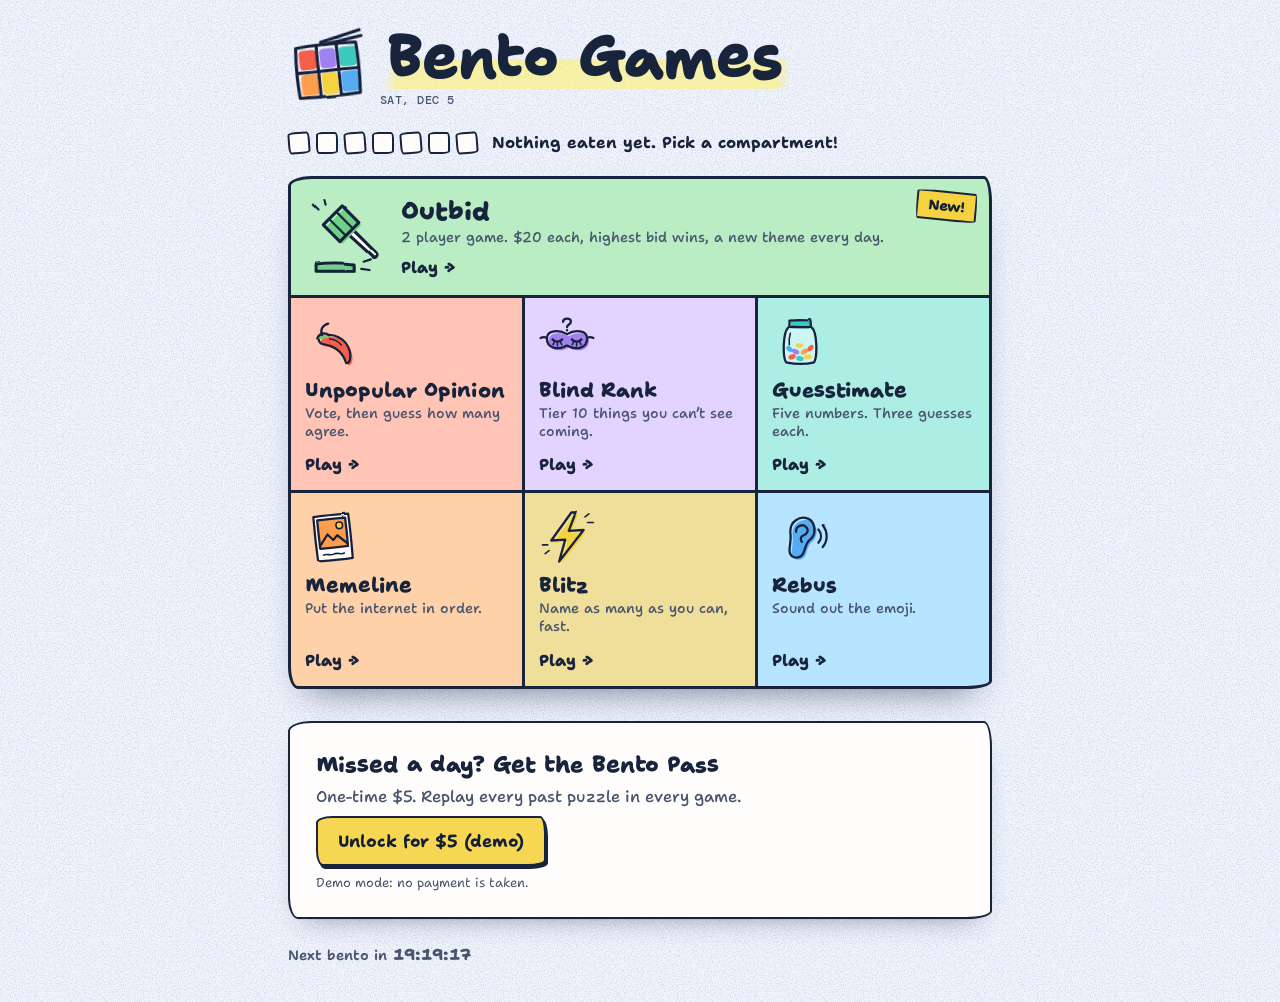
<file: index.html>
<!doctype html>
<html lang="en">
  <head>
    <meta charset="utf-8" />
    <meta name="viewport" content="width=device-width, initial-scale=1, viewport-fit=cover" />
    <title>Bento Games</title>
    <meta name="description" content="Six little daily games, packed fresh every day. Same box for everyone." />
    <meta property="og:title" content="Bento Games" />
    <meta property="og:description" content="Six little daily games, packed fresh every day." />
    <link rel="icon" href="data:image/svg+xml,<svg xmlns='http://www.w3.org/2000/svg' viewBox='0 0 100 100'><text y='.9em' font-size='90'>🍱</text></svg>" />
    <link rel="preconnect" href="https://fonts.googleapis.com" />
    <link rel="preconnect" href="https://fonts.gstatic.com" crossorigin />
    <link rel="stylesheet" href="https://fonts.googleapis.com/css2?family=Shantell+Sans:ital,wght,BNCE,INFM@0,300..800,-100..100,0..100&family=DM+Mono:wght@400;500&display=swap" />
    <link rel="stylesheet" href="engine/engine.css" />
    <script type="module" src="engine/home.js"></script>
  </head>
  <body class="home-page">
    <noscript>Bento Games needs JavaScript turned on.</noscript>
  </body>
</html>
</file>
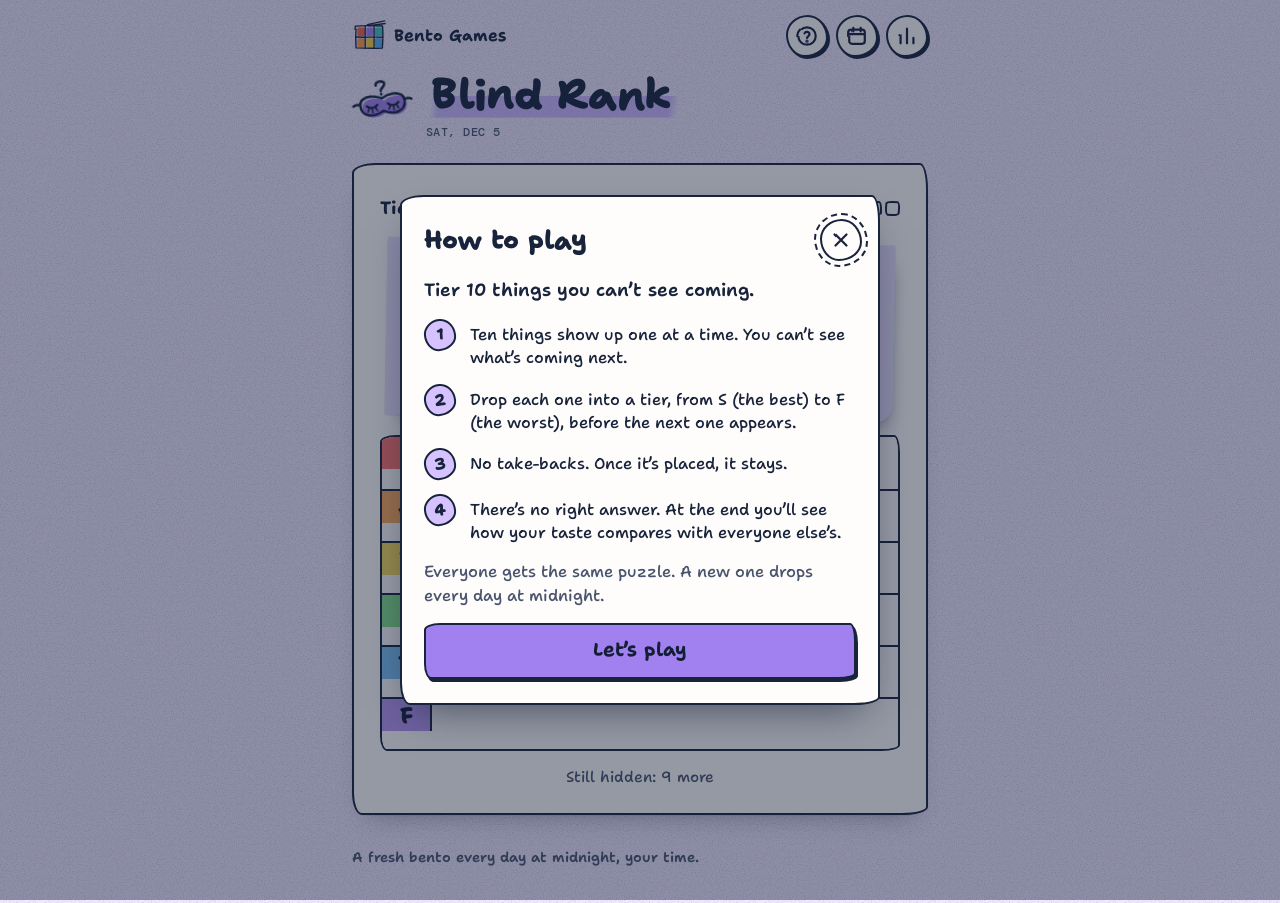
<file: games/blind-rank/index.html>
<!doctype html>
<html lang="en">
  <head>
    <meta charset="utf-8" />
    <meta name="viewport" content="width=device-width, initial-scale=1, viewport-fit=cover" />
    <title>Blind Rank · Bento Games</title>
    <meta name="description" content="Tier ten things as they’re revealed one by one. No take-backs." />
    <meta property="og:title" content="Blind Rank · Bento Games" />
    <meta property="og:description" content="Tier ten things as they’re revealed one by one. No take-backs." />
    <link rel="icon" href="data:image/svg+xml,<svg xmlns='http://www.w3.org/2000/svg' viewBox='0 0 100 100'><text y='.9em' font-size='90'>🍱</text></svg>" />
    <link rel="preconnect" href="https://fonts.googleapis.com" />
    <link rel="preconnect" href="https://fonts.gstatic.com" crossorigin />
    <link rel="stylesheet" href="https://fonts.googleapis.com/css2?family=Shantell+Sans:ital,wght,BNCE,INFM@0,300..800,-100..100,0..100&family=DM+Mono:wght@400;500&display=swap" />
    <link rel="stylesheet" href="../../engine/engine.css" />
    <link rel="stylesheet" href="./game.css" />
    <script type="importmap">{ "imports": { "engine/": "../../engine/" } }</script>
    <script type="module">
      import { boot } from 'engine/shell.js';
      import game from './game.js';
      boot(game);
    </script>
  </head>
  <body>
    <noscript>This game needs JavaScript turned on.</noscript>
  </body>
</html>
</file>
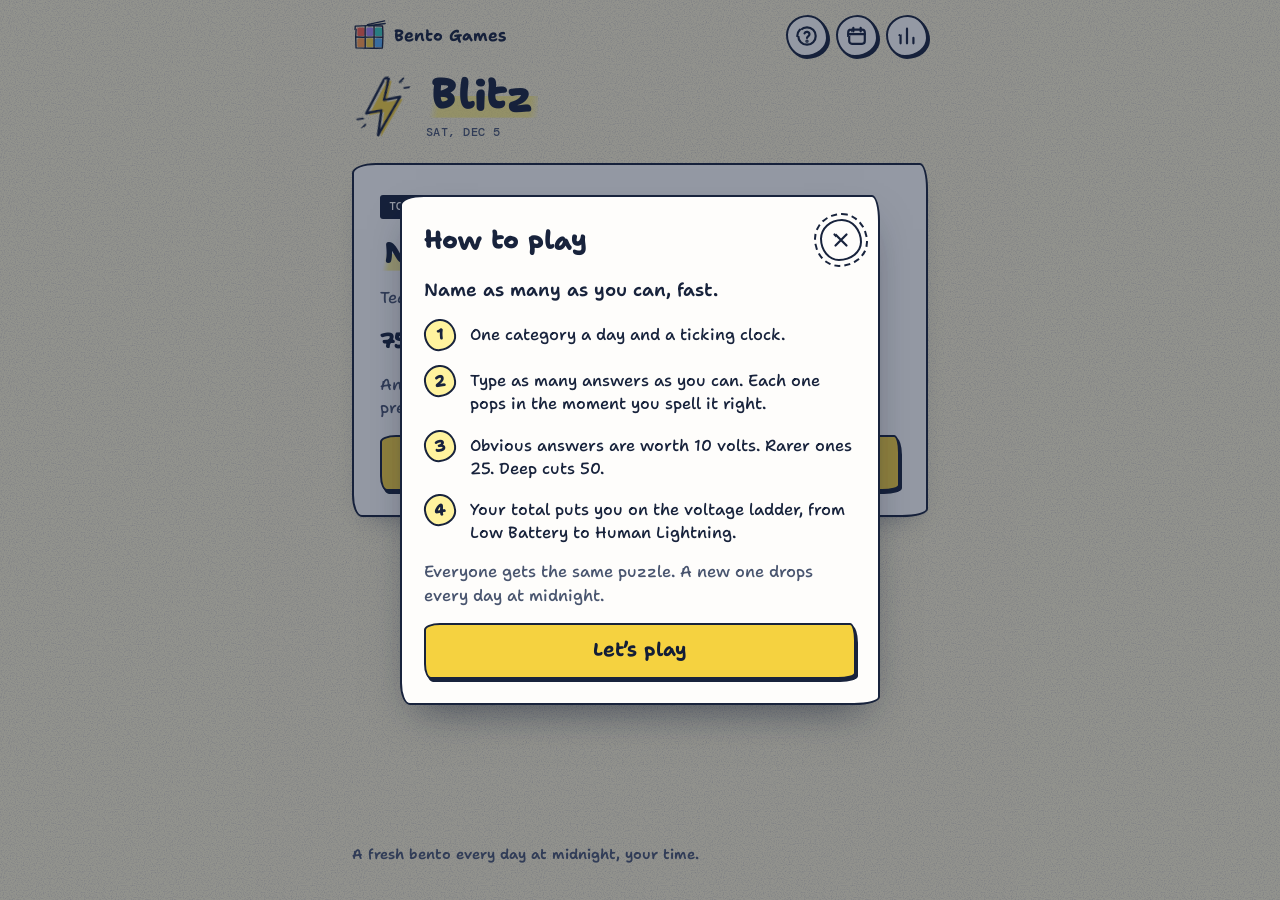
<file: games/blitz/index.html>
<!doctype html>
<html lang="en">
  <head>
    <meta charset="utf-8" />
    <meta name="viewport" content="width=device-width, initial-scale=1, viewport-fit=cover" />
    <title>Blitz · Bento Games</title>
    <meta name="description" content="One category, one clock. Rare answers score more." />
    <meta property="og:title" content="Blitz · Bento Games" />
    <meta property="og:description" content="One category, one clock. Rare answers score more." />
    <link rel="icon" href="data:image/svg+xml,<svg xmlns='http://www.w3.org/2000/svg' viewBox='0 0 100 100'><text y='.9em' font-size='90'>🍱</text></svg>" />
    <link rel="preconnect" href="https://fonts.googleapis.com" />
    <link rel="preconnect" href="https://fonts.gstatic.com" crossorigin />
    <link rel="stylesheet" href="https://fonts.googleapis.com/css2?family=Shantell+Sans:ital,wght,BNCE,INFM@0,300..800,-100..100,0..100&family=DM+Mono:wght@400;500&display=swap" />
    <link rel="stylesheet" href="../../engine/engine.css" />
    <link rel="stylesheet" href="./game.css" />
    <script type="importmap">{ "imports": { "engine/": "../../engine/" } }</script>
    <script type="module">
      import { boot } from 'engine/shell.js';
      import game from './game.js';
      boot(game);
    </script>
  </head>
  <body>
    <noscript>This game needs JavaScript turned on.</noscript>
  </body>
</html>
</file>
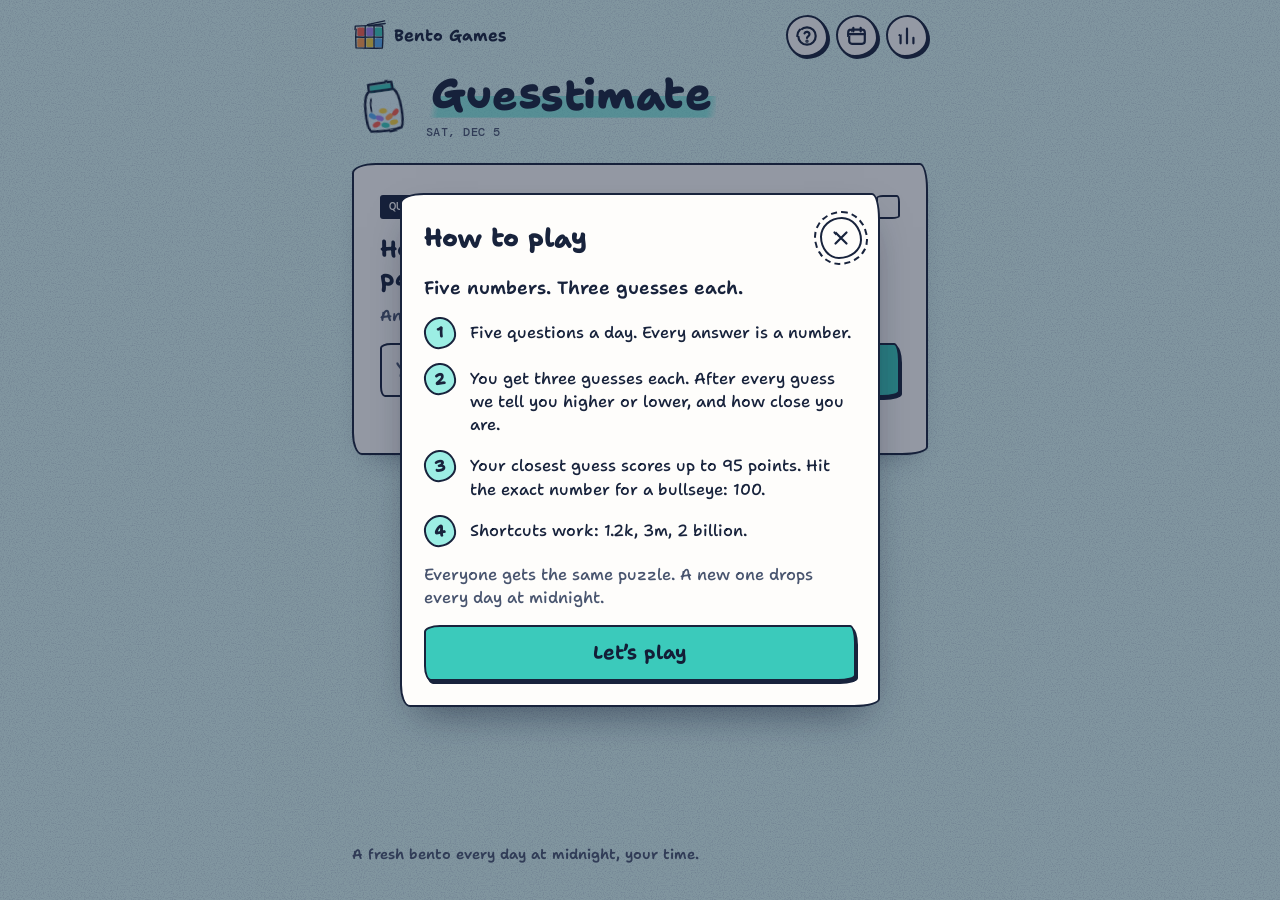
<file: games/guesstimate/index.html>
<!doctype html>
<html lang="en">
  <head>
    <meta charset="utf-8" />
    <meta name="viewport" content="width=device-width, initial-scale=1, viewport-fit=cover" />
    <title>Guesstimate · Bento Games</title>
    <meta name="description" content="Five number questions a day. Three guesses each, with higher/lower hints." />
    <meta property="og:title" content="Guesstimate · Bento Games" />
    <meta property="og:description" content="Five number questions a day. Three guesses each, with higher/lower hints." />
    <link rel="icon" href="data:image/svg+xml,<svg xmlns='http://www.w3.org/2000/svg' viewBox='0 0 100 100'><text y='.9em' font-size='90'>🍱</text></svg>" />
    <link rel="preconnect" href="https://fonts.googleapis.com" />
    <link rel="preconnect" href="https://fonts.gstatic.com" crossorigin />
    <link rel="stylesheet" href="https://fonts.googleapis.com/css2?family=Shantell+Sans:ital,wght,BNCE,INFM@0,300..800,-100..100,0..100&family=DM+Mono:wght@400;500&display=swap" />
    <link rel="stylesheet" href="../../engine/engine.css" />
    <link rel="stylesheet" href="./game.css" />
    <script type="importmap">{ "imports": { "engine/": "../../engine/" } }</script>
    <script type="module">
      import { boot } from 'engine/shell.js';
      import game from './game.js';
      boot(game);
    </script>
  </head>
  <body>
    <noscript>This game needs JavaScript turned on.</noscript>
  </body>
</html>
</file>
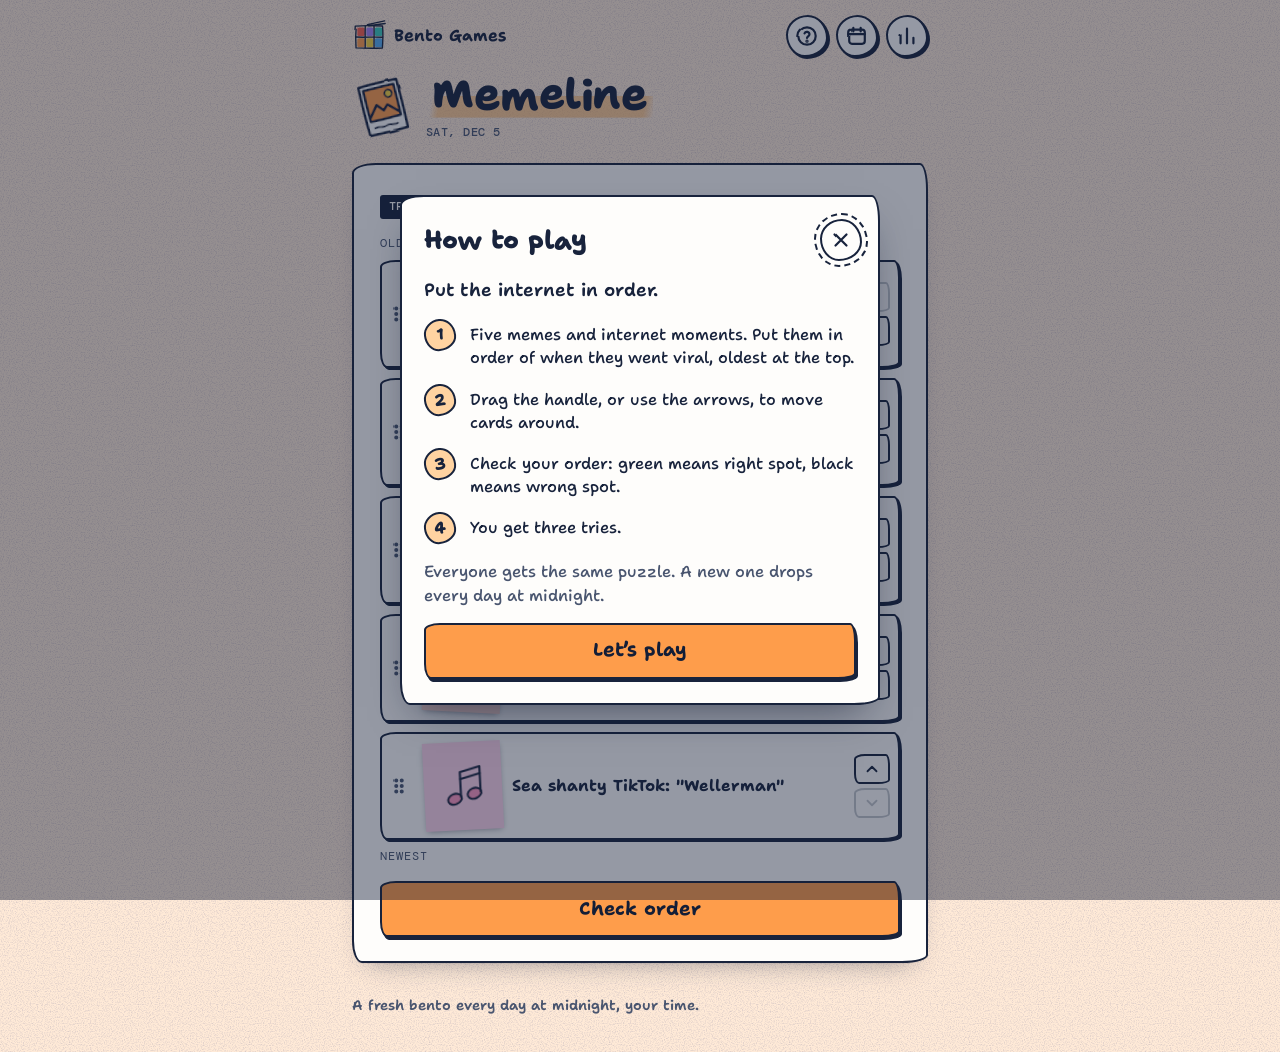
<file: games/memeline/index.html>
<!doctype html>
<html lang="en">
  <head>
    <meta charset="utf-8" />
    <meta name="viewport" content="width=device-width, initial-scale=1, viewport-fit=cover" />
    <title>Memeline · Bento Games</title>
    <meta name="description" content="Put five moments from internet history in order." />
    <meta property="og:title" content="Memeline · Bento Games" />
    <meta property="og:description" content="Put five moments from internet history in order." />
    <link rel="icon" href="data:image/svg+xml,<svg xmlns='http://www.w3.org/2000/svg' viewBox='0 0 100 100'><text y='.9em' font-size='90'>🍱</text></svg>" />
    <link rel="preconnect" href="https://fonts.googleapis.com" />
    <link rel="preconnect" href="https://fonts.gstatic.com" crossorigin />
    <link rel="stylesheet" href="https://fonts.googleapis.com/css2?family=Shantell+Sans:ital,wght,BNCE,INFM@0,300..800,-100..100,0..100&family=DM+Mono:wght@400;500&display=swap" />
    <link rel="stylesheet" href="../../engine/engine.css" />
    <link rel="stylesheet" href="./game.css" />
    <script type="importmap">{ "imports": { "engine/": "../../engine/" } }</script>
    <script type="module">
      import { boot } from 'engine/shell.js';
      import game from './game.js';
      boot(game);
    </script>
  </head>
  <body>
    <noscript>This game needs JavaScript turned on.</noscript>
  </body>
</html>
</file>
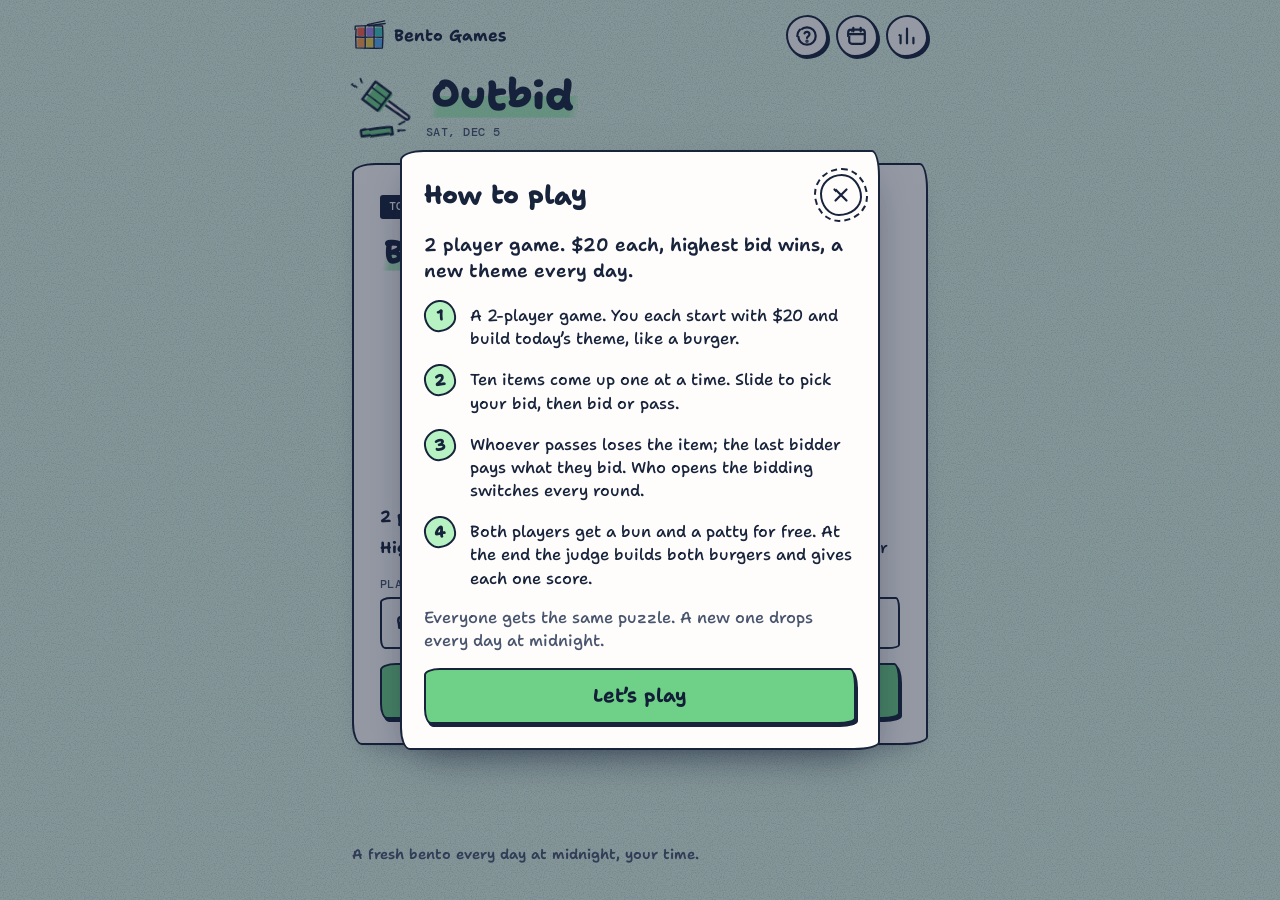
<file: games/outbid/index.html>
<!doctype html>
<html lang="en">
  <head>
    <meta charset="utf-8" />
    <meta name="viewport" content="width=device-width, initial-scale=1, viewport-fit=cover" />
    <title>Outbid · Bento Games</title>
    <meta name="description" content="A 2-player auction game: $20 each, a new theme every day. Bid on every item, then the judge picks the winner." />
    <meta property="og:title" content="Outbid · Bento Games" />
    <meta property="og:description" content="A 2-player auction game: $20 each, a new theme every day. Bid on every item, then the judge picks the winner." />
    <link rel="icon" href="data:image/svg+xml,<svg xmlns='http://www.w3.org/2000/svg' viewBox='0 0 100 100'><text y='.9em' font-size='90'>🍱</text></svg>" />
    <link rel="preconnect" href="https://fonts.googleapis.com" />
    <link rel="preconnect" href="https://fonts.gstatic.com" crossorigin />
    <link rel="stylesheet" href="https://fonts.googleapis.com/css2?family=Shantell+Sans:ital,wght,BNCE,INFM@0,300..800,-100..100,0..100&family=DM+Mono:wght@400;500&display=swap" />
    <link rel="stylesheet" href="../../engine/engine.css" />
    <link rel="stylesheet" href="./game.css" />
    <script type="importmap">{ "imports": { "engine/": "../../engine/" } }</script>
    <script type="module">
      import { boot } from 'engine/shell.js';
      import game from './game.js';
      boot(game);
    </script>
  </head>
  <body>
    <noscript>This game needs JavaScript turned on.</noscript>
  </body>
</html>
</file>
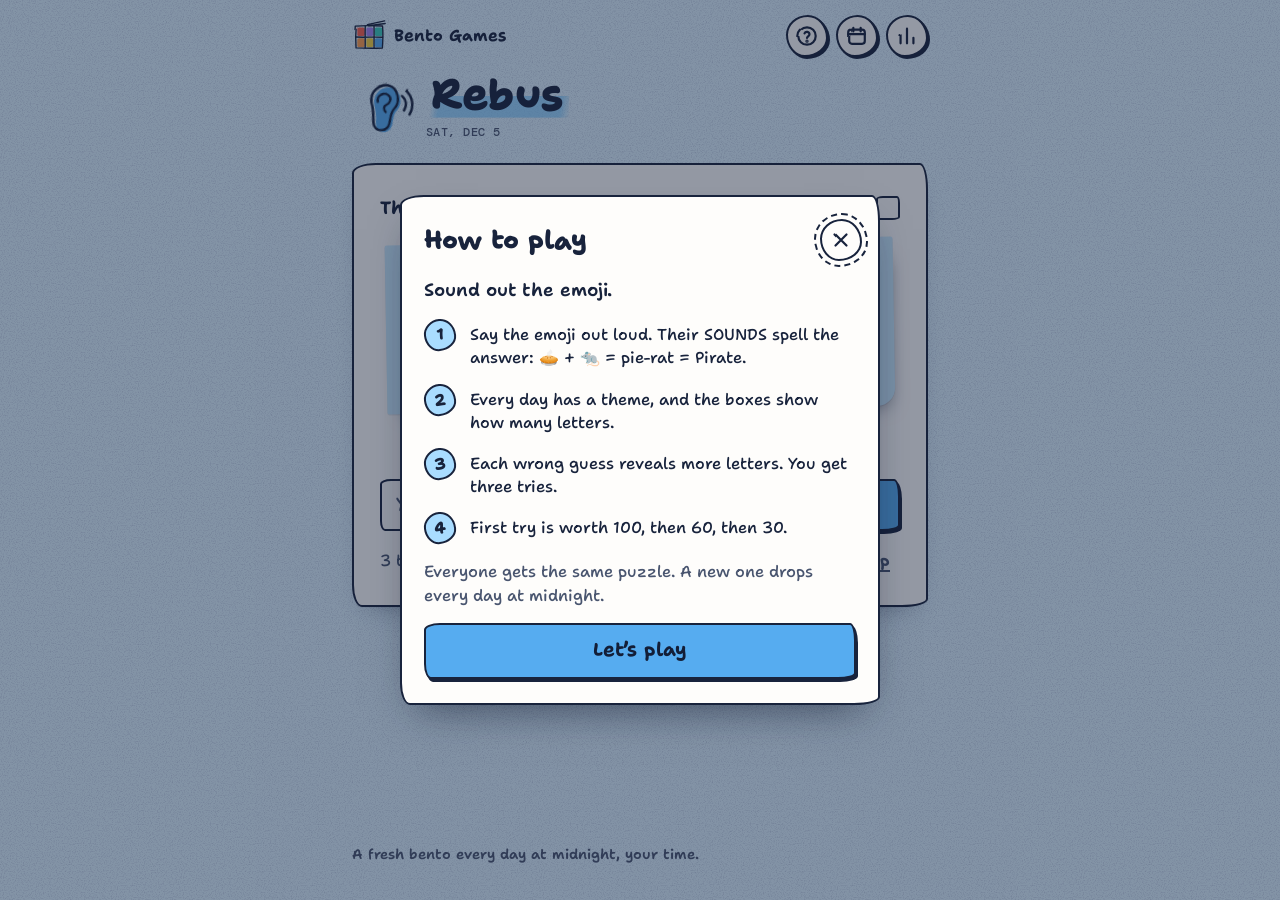
<file: games/rebus/index.html>
<!doctype html>
<html lang="en">
  <head>
    <meta charset="utf-8" />
    <meta name="viewport" content="width=device-width, initial-scale=1, viewport-fit=cover" />
    <title>Rebus · Bento Games</title>
    <meta name="description" content="Say the emoji out loud. They sound like the answer." />
    <meta property="og:title" content="Rebus · Bento Games" />
    <meta property="og:description" content="Say the emoji out loud. They sound like the answer." />
    <link rel="icon" href="data:image/svg+xml,<svg xmlns='http://www.w3.org/2000/svg' viewBox='0 0 100 100'><text y='.9em' font-size='90'>🍱</text></svg>" />
    <link rel="preconnect" href="https://fonts.googleapis.com" />
    <link rel="preconnect" href="https://fonts.gstatic.com" crossorigin />
    <link rel="stylesheet" href="https://fonts.googleapis.com/css2?family=Shantell+Sans:ital,wght,BNCE,INFM@0,300..800,-100..100,0..100&family=DM+Mono:wght@400;500&display=swap" />
    <link rel="stylesheet" href="../../engine/engine.css" />
    <link rel="stylesheet" href="./game.css" />
    <script type="importmap">{ "imports": { "engine/": "../../engine/" } }</script>
    <script type="module">
      import { boot } from 'engine/shell.js';
      import game from './game.js';
      boot(game);
    </script>
  </head>
  <body>
    <noscript>This game needs JavaScript turned on.</noscript>
  </body>
</html>
</file>
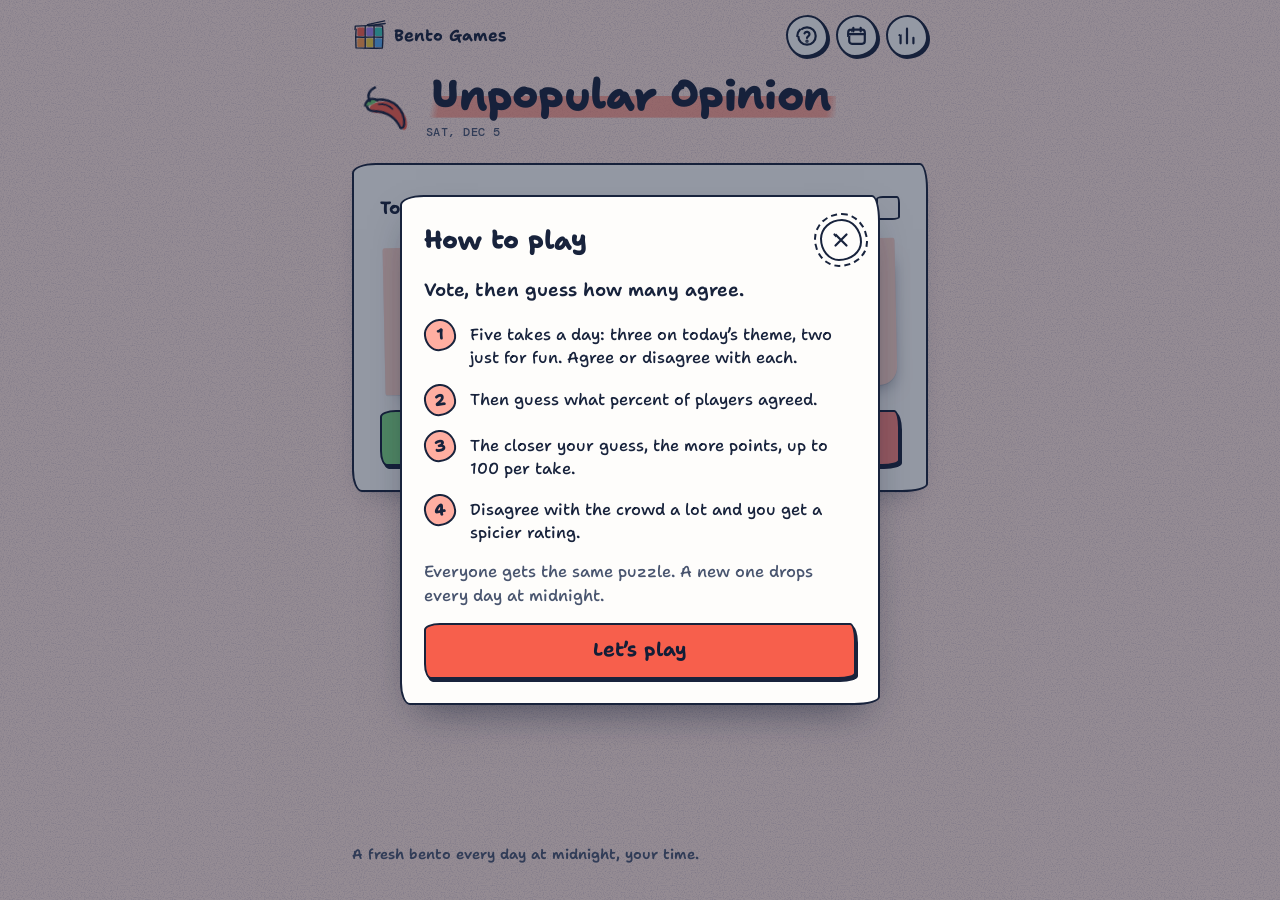
<file: games/unpopular-opinion/index.html>
<!doctype html>
<html lang="en">
  <head>
    <meta charset="utf-8" />
    <meta name="viewport" content="width=device-width, initial-scale=1, viewport-fit=cover" />
    <title>Unpopular Opinion · Bento Games</title>
    <meta name="description" content="Vote on five hot takes, then guess how many people agree with you." />
    <meta property="og:title" content="Unpopular Opinion · Bento Games" />
    <meta property="og:description" content="Vote on five hot takes, then guess how many people agree with you." />
    <link rel="icon" href="data:image/svg+xml,<svg xmlns='http://www.w3.org/2000/svg' viewBox='0 0 100 100'><text y='.9em' font-size='90'>🍱</text></svg>" />
    <link rel="preconnect" href="https://fonts.googleapis.com" />
    <link rel="preconnect" href="https://fonts.gstatic.com" crossorigin />
    <link rel="stylesheet" href="https://fonts.googleapis.com/css2?family=Shantell+Sans:ital,wght,BNCE,INFM@0,300..800,-100..100,0..100&family=DM+Mono:wght@400;500&display=swap" />
    <link rel="stylesheet" href="../../engine/engine.css" />
    <link rel="stylesheet" href="./game.css" />
    <script type="importmap">{ "imports": { "engine/": "../../engine/" } }</script>
    <script type="module">
      import { boot } from 'engine/shell.js';
      import game from './game.js';
      boot(game);
    </script>
  </head>
  <body>
    <noscript>This game needs JavaScript turned on.</noscript>
  </body>
</html>
</file>
<file: engine/engine.css>
/* Bento Games: "colorful analog journal". Pastel pages, ballpoint ink, highlighter,
   rubber stamps and hand-drawn edges. Each game sets --gl / --gc / --gh
   (its OKLCH marker color); everything game-colored derives from those three numbers. */

:root {
  color-scheme: light dark;

  --gl: 0.7;
  --gc: 0.15;
  --gh: 30;
  --game: oklch(var(--gl) var(--gc) var(--gh));
  --game-deep: oklch(0.45 calc(var(--gc) * 0.95) var(--gh));
  --soft: oklch(0.95 calc(var(--gc) * 0.32) var(--gh));
  --hl: oklch(calc(var(--gl) + 0.08) var(--gc) var(--gh) / 0.6);

  --paper: oklch(0.955 calc(var(--gc) * 0.26) var(--gh));
  --surface: oklch(0.995 0.003 95);
  --panel: oklch(0.965 0.008 265);
  --ink: oklch(0.26 0.05 265);
  --ink-2: oklch(0.45 0.045 265);
  --line: var(--ink);
  --shade: var(--ink);
  --on-game: oklch(0.24 0.05 265);

  --good: oklch(0.82 0.15 145);
  --exact: oklch(0.74 0.17 150);
  --close: oklch(0.89 0.15 92);
  --bad: oklch(0.76 0.15 25);
  --miss: oklch(0.86 0.012 265);

  --k1: oklch(0.68 0.19 30);
  --k2: oklch(0.68 0.16 295);
  --k3: oklch(0.76 0.12 185);
  --k4: oklch(0.78 0.15 58);
  --k5: oklch(0.87 0.16 95);
  --k6: oklch(0.72 0.13 245);

  --hand: 'Shantell Sans', 'Comic Neue', ui-rounded, system-ui, sans-serif;
  --mono: 'DM Mono', ui-monospace, Menlo, monospace;

  /* hand-drawn corners: never quite symmetric */
  --wob-lg: 24px 8px 26px 10px / 10px 26px 8px 22px;
  --wob: 16px 6px 18px 7px / 7px 17px 6px 15px;
  --wob-sm: 11px 4px 12px 5px / 5px 11px 4px 10px;
  --wob-pill: 255px 22px 225px 22px / 22px 225px 22px 255px;
  --wob-round: 52% 48% 55% 45% / 47% 55% 45% 53%;

  --ease: cubic-bezier(0.22, 1, 0.36, 1);
  --z-raised: 5;
  --z-banner: 30;
  --z-fx: 50;

  --grain: url("data:image/svg+xml,%3Csvg xmlns='http://www.w3.org/2000/svg' width='180' height='180'%3E%3Cfilter id='n'%3E%3CfeTurbulence type='fractalNoise' baseFrequency='.85' numOctaves='3' stitchTiles='stitch'/%3E%3CfeColorMatrix values='0 0 0 0 .15 0 0 0 0 .15 0 0 0 0 .3 .55 0 0 0 -.24'/%3E%3C/filter%3E%3Crect width='100%25' height='100%25' filter='url(%23n)'/%3E%3C/svg%3E");
  --worn: url("data:image/svg+xml,%3Csvg xmlns='http://www.w3.org/2000/svg' width='140' height='140'%3E%3Cfilter id='w'%3E%3CfeTurbulence type='fractalNoise' baseFrequency='.9' numOctaves='2'/%3E%3CfeColorMatrix values='0 0 0 0 0 0 0 0 0 0 0 0 0 0 0 -3 0 0 0 2.4'/%3E%3C/filter%3E%3Crect width='100%25' height='100%25' filter='url(%23w)'/%3E%3C/svg%3E");
  --tick: url("data:image/svg+xml,%3Csvg xmlns='http://www.w3.org/2000/svg' viewBox='0 0 24 24'%3E%3Cpath d='M4.5 13c2.4 1.5 3.9 3.7 4.8 6 3-6.6 6.4-11 10.7-15' fill='none' stroke='black' stroke-width='3.2' stroke-linecap='round' stroke-linejoin='round'/%3E%3C/svg%3E");
  --scribble: url("data:image/svg+xml,%3Csvg xmlns='http://www.w3.org/2000/svg' viewBox='0 0 24 24'%3E%3Cpath d='M5 6l14 12M19 6L5 18' fill='none' stroke='black' stroke-width='3' stroke-linecap='round'/%3E%3C/svg%3E");
  --squiggle: url("data:image/svg+xml,%3Csvg xmlns='http://www.w3.org/2000/svg' width='36' height='8' viewBox='0 0 36 8'%3E%3Cpath d='M0 4.5C4.5 1 9 1 13.5 4.5S22.5 8 27 4.5 36 1 36 4.5' fill='none' stroke='black' stroke-width='2.2' stroke-linecap='round'/%3E%3C/svg%3E");
}

@media (prefers-color-scheme: dark) {
  :root {
    --paper: oklch(0.21 calc(var(--gc) * 0.3) var(--gh));
    --surface: oklch(0.26 0.014 265);
    --panel: oklch(0.31 0.014 265);
    --soft: oklch(0.33 calc(var(--gc) * 0.45) var(--gh));
    --ink: oklch(0.95 0.012 265);
    --ink-2: oklch(0.8 0.02 265);
    --line: oklch(0.88 0.015 265);
    --shade: oklch(0.1 0.02 265);
    --game-deep: oklch(0.86 calc(var(--gc) * 0.8) var(--gh));
    --miss: oklch(0.42 0.012 265);
  }
}

/* ---------- Base ---------- */

*,
*::before,
*::after {
  box-sizing: border-box;
}

html {
  -webkit-text-size-adjust: 100%;
}

body {
  margin: 0;
  min-height: 100dvh;
  display: flex;
  flex-direction: column;
  font-family: var(--hand);
  font-variation-settings: 'INFM' 25;
  font-size: 1rem;
  line-height: 1.45;
  color: var(--ink);
  background-color: var(--paper);
  background-image: var(--grain);
  -webkit-font-smoothing: antialiased;
}

button,
input {
  font: inherit;
  font-variation-settings: inherit;
  color: inherit;
}

h1,
h2,
h3 {
  margin: 0;
  line-height: 1.1;
  text-wrap: balance;
  font-variation-settings: 'INFM' 70, 'BNCE' 30;
}

p {
  margin: 0;
  text-wrap: pretty;
}

[hidden] {
  display: none !important;
}

:focus-visible {
  outline: 2.5px dashed var(--ink);
  outline-offset: 4px;
}

.defs {
  position: absolute;
  width: 0;
  height: 0;
}

/* ---------- Doodles ---------- */

.doodle {
  flex: none;
  display: inline-block;
  width: var(--size, 48px);
  height: var(--size, 48px);
  overflow: visible;
  filter: url(#sketch);
}

.doodle .ink {
  fill: none;
  stroke: var(--line);
  stroke-width: 2.6;
  stroke-linecap: round;
  stroke-linejoin: round;
}

.doodle .thin {
  stroke-width: 1.8;
}

.doodle .fill {
  fill: var(--dc, var(--game));
}

.doodle .paper {
  fill: var(--surface);
}

.doodle .glass {
  fill: oklch(0.97 0.02 220 / 0.6);
}

.doodle .leaf {
  fill: oklch(0.76 0.15 145);
}

.doodle .sun {
  fill: var(--k5);
}

.doodle .k1 { fill: var(--k1); }
.doodle .k2 { fill: var(--k2); }
.doodle .k3 { fill: var(--k3); }
.doodle .k4 { fill: var(--k4); }
.doodle .k5 { fill: var(--k5); }
.doodle .k6 { fill: var(--k6); }

/* ---------- Paper bits: highlighter, tags, stamps ---------- */

.taped {
  position: relative;
}

.hl {
  padding: 0 0.12em;
  background-image: linear-gradient(100deg, transparent 0.15em, var(--hl) 0.35em, var(--hl) calc(100% - 0.25em), transparent);
  background-repeat: no-repeat;
  background-size: 100% 0.52em;
  background-position: 0 88%;
  -webkit-box-decoration-break: clone;
  box-decoration-break: clone;
}

.tag {
  display: inline-flex;
  align-items: center;
  gap: 6px;
  padding: 3px 9px;
  border-radius: 3px;
  background: var(--ink);
  color: var(--surface);
  font-family: var(--mono);
  font-size: 0.75rem;
  font-weight: 500;
  letter-spacing: 0.04em;
  text-transform: uppercase;
  white-space: nowrap;
}

.tag-soft {
  background: transparent;
  color: var(--ink-2);
  padding: 0;
}

.stamp {
  display: inline-flex;
  flex-direction: column;
  align-items: center;
  gap: 2px;
  padding: 10px 18px 9px;
  border: 3px solid var(--game-deep);
  border-radius: 12px;
  outline: 1.5px solid var(--game-deep);
  outline-offset: 3px;
  color: var(--game-deep);
  font-family: var(--mono);
  font-weight: 500;
  text-align: center;
  text-transform: uppercase;
  transform: rotate(-6deg);
  -webkit-mask-image: var(--worn);
  mask-image: var(--worn);
  -webkit-mask-size: 140px;
  mask-size: 140px;
}

.stamp-big {
  font-size: 1.375rem;
  line-height: 1.1;
  letter-spacing: 0.06em;
  text-wrap: balance;
}

/* ---------- Top bar & titles ---------- */

.topbar {
  display: flex;
  align-items: center;
  justify-content: space-between;
  gap: 12px;
  width: 100%;
  max-width: 38rem;
  margin: 0 auto;
  padding: 14px 16px 0;
}

.home-link {
  display: inline-flex;
  align-items: center;
  gap: 8px;
  min-height: 44px;
  color: var(--ink);
  font-weight: 700;
  text-decoration: none;
  font-variation-settings: 'INFM' 70;
}

.home-link .doodle {
  --size: 34px;
  transition: transform 200ms var(--ease);
}

.home-link:hover .doodle {
  transform: rotate(-8deg) scale(1.08);
}

.topbar-actions {
  display: flex;
  gap: 8px;
}

.icon-btn {
  flex: none;
  display: grid;
  place-items: center;
  width: 42px;
  height: 42px;
  padding: 0;
  border: 2px solid var(--line);
  border-radius: var(--wob-round);
  background: var(--surface);
  color: var(--ink);
  box-shadow: 2px 2px 0 var(--shade);
  cursor: pointer;
  transition: transform 140ms var(--ease), box-shadow 140ms var(--ease);
  -webkit-tap-highlight-color: transparent;
}

.icon-btn svg {
  filter: url(#sketch);
}

@media (hover: hover) {
  .icon-btn:hover {
    transform: rotate(-6deg);
  }
}

.icon-btn:active {
  transform: translate(2px, 2px);
  box-shadow: 0 0 0 var(--shade);
}

.title-row {
  display: flex;
  align-items: center;
  gap: 12px;
  width: 100%;
  max-width: 38rem;
  margin: 0 auto;
  padding: 14px 16px 4px;
}

.title-row .doodle {
  --size: 62px;
  transform: rotate(-8deg);
}

.title-text {
  display: flex;
  flex-direction: column;
  gap: 6px;
  min-width: 0;
}

.game-title {
  font-size: clamp(1.9rem, 8.5vw, 2.6rem);
  font-weight: 800;
  letter-spacing: -0.01em;
}

.dayline {
  display: flex;
  align-items: center;
  flex-wrap: wrap;
  gap: 8px;
}

.dayline-back {
  color: var(--ink);
  font-weight: 700;
  text-decoration-thickness: 2px;
  text-underline-offset: 3px;
}

/* ---------- Layout ---------- */

.stage {
  flex: 1;
  display: flex;
  flex-direction: column;
  gap: 26px;
  width: 100%;
  max-width: 38rem;
  margin: 0 auto;
  padding: 18px 16px 28px;
}

.card {
  padding: 26px 20px 22px;
  background: var(--surface);
  border: 2px solid var(--line);
  border-radius: var(--wob-lg);
  box-shadow:
    0 1px 0 oklch(0.3 0.04 265 / 0.06),
    0 14px 26px -16px oklch(0.25 0.05 265 / 0.45);
}

@media (min-width: 480px) {
  .card {
    padding: 30px 26px 24px;
  }
}

.foot {
  width: 100%;
  max-width: 38rem;
  margin: 0 auto;
  padding: 4px 16px 36px;
  color: var(--ink-2);
  font-size: 0.875rem;
  font-weight: 600;
}

/* ---------- Buttons & inputs ---------- */

.btn {
  display: inline-flex;
  align-items: center;
  justify-content: center;
  gap: 8px;
  min-height: 50px;
  padding: 10px 20px;
  border: 2px solid var(--line);
  border-radius: var(--wob);
  background: var(--surface);
  color: var(--ink);
  font-size: 1.0625rem;
  font-weight: 700;
  line-height: 1.2;
  text-align: center;
  font-variation-settings: 'INFM' 60;
  box-shadow: 2px 3px 0 var(--shade);
  cursor: pointer;
  user-select: none;
  touch-action: manipulation;
  -webkit-tap-highlight-color: transparent;
  transition: transform 130ms var(--ease), box-shadow 130ms var(--ease), background-color 150ms;
}

@media (hover: hover) {
  .btn:hover:not(:disabled) {
    transform: translate(-1px, -1px) rotate(-0.8deg);
    box-shadow: 3px 4px 0 var(--shade);
  }
}

.btn:active:not(:disabled) {
  transform: translate(2px, 3px);
  box-shadow: 0 0 0 var(--shade);
}

.btn:disabled {
  cursor: not-allowed;
  opacity: 0.45;
}

.btn svg {
  width: 20px;
  height: 20px;
  filter: url(#sketch);
}

.btn > span:has(svg) {
  display: inline-flex;
}

.btn-primary {
  background: var(--game);
  color: var(--on-game);
}

.btn-big {
  width: 100%;
  min-height: 56px;
  font-size: 1.1875rem;
}

.btn-link {
  align-self: center;
  min-height: 40px;
  padding: 6px 10px;
  border: 0;
  background: none;
  color: var(--ink-2);
  font-weight: 700;
  text-decoration: underline;
  text-decoration-thickness: 2px;
  text-underline-offset: 4px;
  cursor: pointer;
}

.field {
  width: 100%;
  min-width: 0;
  min-height: 52px;
  padding: 10px 14px;
  border: 2px solid var(--line);
  border-radius: var(--wob-sm);
  background: var(--surface);
  color: var(--ink);
  font-size: 1.1875rem;
  font-weight: 600;
  transition: box-shadow 150ms var(--ease);
}

.field::placeholder {
  color: var(--ink-2);
  font-weight: 500;
}

.field:focus {
  outline: none;
  box-shadow: 0 0 0 4px var(--hl);
}

.answer-row {
  display: flex;
  gap: 10px;
}

.answer-row .btn {
  flex: none;
}

.range {
  width: 100%;
  height: 44px;
  margin: 0;
  background: transparent;
  cursor: pointer;
  appearance: none;
  -webkit-appearance: none;
  --fill: 50%;
}

.range::-webkit-slider-runnable-track {
  height: 14px;
  border: 2px solid var(--line);
  border-radius: 999px 40px 999px 40px;
  background: linear-gradient(to right, var(--game) var(--fill), var(--panel) var(--fill));
}

.range::-webkit-slider-thumb {
  width: 34px;
  height: 34px;
  margin-top: -12px;
  border: 2.5px solid var(--line);
  border-radius: var(--wob-round);
  background: var(--surface);
  box-shadow: 2px 2px 0 var(--shade);
  -webkit-appearance: none;
}

.range::-moz-range-track {
  height: 10px;
  border: 2px solid var(--line);
  border-radius: 999px;
  background: var(--panel);
}

.range::-moz-range-progress {
  height: 10px;
  border-radius: 999px;
  background: var(--game);
}

.range::-moz-range-thumb {
  width: 30px;
  height: 30px;
  border: 2.5px solid var(--line);
  border-radius: 50%;
  background: var(--surface);
  box-shadow: 2px 2px 0 var(--shade);
}

/* ---------- Pieces games share ---------- */

.stack {
  display: flex;
  flex-direction: column;
  gap: 16px;
}

.q-head {
  display: flex;
  align-items: center;
  justify-content: space-between;
  gap: 12px;
}

.pips {
  display: flex;
  gap: 7px;
}

.pip {
  position: relative;
  width: 24px;
  height: 24px;
  border: 2px solid var(--line);
  border-radius: 7px 3px 8px 3px / 3px 7px 3px 8px;
  background: var(--surface);
}

.pip:nth-child(even) {
  transform: rotate(4deg);
}

.pip.is-current {
  background: var(--hl);
}

.pip.is-exact,
.pip.is-good {
  background: var(--good);
}

.pip.is-exact {
  background: var(--exact);
}

.pip.is-close {
  background: var(--close);
}

.pip.is-bad {
  background: var(--bad);
}

.pip.is-exact::after,
.pip.is-good::after,
.pip.is-close::after,
.pip.is-bad::after {
  content: '';
  position: absolute;
  inset: 2px;
  background: var(--on-game);
  -webkit-mask: var(--tick) center / contain no-repeat;
  mask: var(--tick) center / contain no-repeat;
}

.pip.is-bad::after {
  -webkit-mask-image: var(--scribble);
  mask-image: var(--scribble);
}

.prompt {
  font-size: 1.5rem;
  font-weight: 700;
  line-height: 1.22;
  font-variation-settings: 'INFM' 55;
  text-wrap: balance;
}

.hint {
  color: var(--ink-2);
  font-weight: 500;
}

.choice-row {
  display: grid;
  grid-template-columns: 1fr 1fr;
  gap: 12px;
}

.chip {
  display: inline-flex;
  align-items: center;
  gap: 6px;
  padding: 4px 12px;
  border: 2px solid var(--line);
  border-radius: var(--wob-pill);
  background: var(--surface);
  font-size: 0.9375rem;
  font-weight: 700;
}

.chip.is-exact,
.chip.is-good {
  background: var(--good);
  color: var(--on-game);
}

.chip.is-close {
  background: var(--close);
  color: var(--on-game);
}

.chip.is-bad {
  background: var(--bad);
  color: var(--on-game);
}

.mark-good {
  background: var(--good);
  color: var(--on-game);
}

.mark-close {
  background: var(--close);
  color: var(--on-game);
}

.mark-bad {
  background: var(--bad);
  color: var(--on-game);
}

.callout {
  display: flex;
  flex-direction: column;
  gap: 6px;
  padding: 16px 18px;
  border: 2px dashed var(--line);
  border-radius: var(--wob);
  background: var(--soft);
}

.callout-title {
  font-size: 1.125rem;
  font-weight: 800;
}

.points {
  font-weight: 800;
  font-variant-numeric: tabular-nums;
}

.sample-badge {
  align-self: flex-start;
  padding: 2px 8px;
  border: 1.5px dashed var(--ink-2);
  border-radius: 4px;
  color: var(--ink-2);
  font-family: var(--mono);
  font-size: 0.6875rem;
  letter-spacing: 0.04em;
  text-transform: uppercase;
}

.review-title {
  font-size: 1.3rem;
  font-weight: 800;
}

.review {
  display: flex;
  flex-direction: column;
  margin: 0;
  padding: 0;
  list-style: none;
}

.review-item {
  display: grid;
  grid-template-columns: 1fr auto;
  align-items: center;
  gap: 12px;
  padding: 12px 2px;
  border-bottom: 1.5px dashed oklch(from var(--ink) l c h / 0.35);
}

.review-item:last-child {
  border-bottom: 0;
}

.review-main {
  display: flex;
  flex-direction: column;
  gap: 2px;
  min-width: 0;
}

.review-text {
  font-weight: 700;
}

.review-sub {
  color: var(--ink-2);
  font-size: 0.875rem;
  font-weight: 500;
}

.empty {
  display: flex;
  flex-direction: column;
  gap: 6px;
  text-align: center;
}

.empty-title {
  font-size: 1.25rem;
  font-weight: 800;
}

/* ---------- Results ---------- */

.results {
  display: flex;
  flex-direction: column;
  align-items: center;
  gap: 18px;
  text-align: center;
  scroll-margin-top: 20px;
  animation: rise 380ms var(--ease);
}

.result-kicker {
  color: var(--ink-2);
  font-size: 1.0625rem;
  font-weight: 600;
}

/* the rank name, e.g. "Sharp Estimator" */
.result-rank {
  margin-top: -10px;
  color: var(--game-deep);
  font-size: 2.4rem;
  font-weight: 800;
  line-height: 1.05;
  text-wrap: balance;
  font-variation-settings: 'INFM' 85, 'BNCE' 40;
}

.result-rank.pop-in {
  animation: pop 420ms var(--ease);
}

.result-rank + .result-score {
  font-size: 1.5rem;
}

.result-score {
  font-size: 2.1rem;
  font-weight: 800;
  line-height: 1.1;
  font-variant-numeric: tabular-nums;
  font-variation-settings: 'INFM' 80, 'BNCE' 40;
}

.result-line {
  max-width: 30ch;
  font-weight: 600;
}

.result-grid {
  margin: 0;
  padding: 10px 16px;
  overflow-x: auto;
  border: 2px dashed var(--line);
  border-radius: var(--wob-sm);
  font-family: inherit;
  font-size: 1.375rem;
  line-height: 1.3;
  letter-spacing: 0.06em;
  white-space: pre;
}

.result-meta {
  display: flex;
  justify-content: center;
  gap: 28px;
  width: 100%;
}

.meta-item {
  display: flex;
  flex-direction: column;
  align-items: center;
}

.meta-value {
  font-size: 1.5rem;
  font-weight: 800;
  font-variant-numeric: tabular-nums;
}

.results .btn-big {
  max-width: 22rem;
}

/* ---------- "Still in your bento" ---------- */

.lunch {
  display: flex;
  flex-direction: column;
  align-items: center;
  gap: 12px;
  width: 100%;
  padding-top: 6px;
  border-top: 2px dashed oklch(from var(--ink) l c h / 0.3);
}

.lunch-title {
  margin-top: 12px;
  font-size: 1.125rem;
  font-weight: 800;
}

.lunch-list {
  display: flex;
  flex-wrap: wrap;
  justify-content: center;
  gap: 12px 10px;
  margin: 0;
  padding: 0;
  list-style: none;
}

.sticker {
  display: inline-flex;
  align-items: center;
  gap: 8px;
  padding: 6px 14px 6px 8px;
  border: 2px solid var(--line);
  border-radius: var(--wob);
  background: oklch(calc(var(--gl) + 0.08) var(--gc) var(--gh));
  color: var(--on-game);
  font-weight: 800;
  text-decoration: none;
  box-shadow:
    0 0 0 3px var(--surface),
    0 8px 14px -8px oklch(0.2 0.05 265 / 0.6);
  transform: rotate(-2deg);
  transition: transform 160ms var(--ease);
}

.lunch-list li:nth-child(even) .sticker {
  transform: rotate(2.5deg);
}

.sticker:hover {
  transform: rotate(0deg) scale(1.05);
}

.sticker .doodle {
  --size: 30px;
  --dc: var(--surface);
}

.lunch-done {
  font-weight: 700;
}

/* ---------- Sheets (help, stats, archive) ---------- */

.sheet {
  width: min(30rem, calc(100vw - 24px));
  max-height: min(46rem, calc(100dvh - 32px));
  padding: 0;
  overflow: visible;
  border: 2px solid var(--line);
  border-radius: var(--wob-lg);
  background: var(--surface);
  color: var(--ink);
  box-shadow: 0 18px 40px -16px oklch(0.2 0.05 265 / 0.6);
}

.sheet[open] {
  display: flex;
  flex-direction: column;
  animation: sheet-in 260ms var(--ease);
}

.sheet::backdrop {
  background: oklch(0.25 0.05 265 / 0.45);
}

@media (max-width: 540px) {
  .sheet {
    margin: auto auto 12px;
  }
}

.sheet-head {
  display: flex;
  align-items: center;
  justify-content: space-between;
  gap: 12px;
  padding: 22px 16px 8px 22px;
}

.sheet-head .icon-btn {
  box-shadow: none;
}

.sheet-title {
  font-size: 1.6rem;
  font-weight: 800;
}

.sheet-body {
  display: flex;
  flex-direction: column;
  gap: 16px;
  padding: 8px 22px 24px;
  overflow-y: auto;
}

.sheet-lede {
  font-size: 1.125rem;
  font-weight: 600;
}

.sheet-note {
  color: var(--ink-2);
  font-weight: 500;
}

.sheet-subtitle {
  font-size: 1.125rem;
  font-weight: 800;
}

.howto {
  display: flex;
  flex-direction: column;
  gap: 14px;
  margin: 0;
  padding: 0;
  list-style: none;
  counter-reset: step;
}

.howto li {
  display: grid;
  grid-template-columns: 34px 1fr;
  align-items: start;
  gap: 12px;
  font-weight: 500;
  counter-increment: step;
}

.howto li::before {
  content: counter(step);
  display: grid;
  place-items: center;
  width: 32px;
  height: 32px;
  border: 2px solid var(--line);
  border-radius: var(--wob-round);
  background: var(--hl);
  font-weight: 800;
  transform: rotate(-6deg);
}

.howto li > span {
  padding-top: 4px;
}

.stat-grid {
  display: grid;
  grid-template-columns: repeat(4, 1fr);
  gap: 6px;
  margin: 0;
}

.stat {
  display: flex;
  flex-direction: column-reverse;
  align-items: center;
  gap: 2px;
  text-align: center;
}

.stat-value {
  margin: 0;
  font-size: 2rem;
  font-weight: 800;
  line-height: 1.05;
  font-variant-numeric: tabular-nums;
}

.stat-label {
  color: var(--ink-2);
  font-family: var(--mono);
  font-size: 0.6875rem;
  letter-spacing: 0.04em;
  text-transform: uppercase;
}

.dist {
  display: flex;
  flex-direction: column;
  gap: 8px;
  margin: 0;
  padding: 0;
  list-style: none;
}

.dist-row {
  display: grid;
  grid-template-columns: minmax(0, 10rem) 1fr;
  align-items: center;
  gap: 10px;
  font-size: 0.9375rem;
  font-weight: 600;
}

.dist-bar {
  justify-self: start;
  width: calc(var(--w) * 100%);
  min-width: 2.25rem;
  padding: 1px 8px;
  border: 2px solid var(--line);
  border-radius: var(--wob-sm);
  background: var(--game);
  color: var(--on-game);
  font-weight: 800;
  text-align: right;
  font-variant-numeric: tabular-nums;
}

.dist-bar.is-empty {
  border-style: dashed;
  border-color: var(--ink-2);
  background: transparent;
  color: var(--ink-2);
}

.archive {
  display: flex;
  flex-direction: column;
  margin: 0;
  padding: 0;
  list-style: none;
}

.archive-row {
  display: grid;
  grid-template-columns: 4rem 1fr auto;
  align-items: center;
  gap: 10px;
  width: 100%;
  min-height: 52px;
  padding: 10px 8px;
  border: 0;
  border-bottom: 1.5px dashed oklch(from var(--ink) l c h / 0.3);
  background: none;
  color: var(--ink);
  font-weight: 600;
  text-align: left;
  cursor: pointer;
}

@media (hover: hover) {
  .archive-row:hover {
    background: var(--soft);
  }
}

.archive-row.is-current {
  background: var(--hl);
}

.archive-row.is-locked {
  color: var(--ink-2);
}

.archive-num {
  font-weight: 800;
}

.archive-date {
  white-space: nowrap;
}

.archive-status {
  font-size: 0.9375rem;
  font-weight: 700;
  text-align: right;
  font-variant-numeric: tabular-nums;
}

.archive-lock {
  display: inline-flex;
}

.archive-lock svg {
  width: 18px;
  height: 18px;
}

.unlock {
  display: flex;
  flex-direction: column;
  gap: 8px;
  margin-top: 6px;
  padding: 22px 18px 18px;
  border: 2px solid var(--line);
  border-radius: var(--wob);
  background: var(--soft);
}

.unlock-title {
  display: flex;
  align-items: center;
  gap: 8px;
  font-size: 1.25rem;
  font-weight: 800;
}

.unlock-title svg {
  width: 22px;
  height: 22px;
}

.unlock-text {
  font-weight: 500;
}

.unlock .btn {
  margin-top: 4px;
}

.unlock-fine {
  color: var(--ink-2);
  font-size: 0.8125rem;
}

/* ---------- Feedback ---------- */

.toasts {
  position: fixed;
  inset: auto auto 24px 50%;
  z-index: var(--z-banner);
  display: flex;
  flex-direction: column;
  align-items: center;
  gap: 8px;
  width: max-content;
  max-width: calc(100vw - 32px);
  margin: 0;
  padding: 0;
  overflow: visible;
  border: 0;
  background: transparent;
  transform: translateX(-50%);
  pointer-events: none;
}

.toast {
  padding: 9px 16px;
  border: 2px solid var(--line);
  border-radius: var(--wob-sm);
  background: var(--k5);
  color: var(--on-game);
  font-weight: 700;
  text-align: center;
  box-shadow: 2px 3px 0 var(--shade);
  transform: rotate(-1.5deg);
  animation: toast-in 220ms var(--ease);
}

.toast.out {
  opacity: 0;
  transition: opacity 200ms;
}

.confetti {
  position: fixed;
  inset: 0;
  z-index: var(--z-fx);
  width: 100vw;
  height: 100vh;
  pointer-events: none;
}

.new-day {
  position: fixed;
  left: 50%;
  bottom: 16px;
  z-index: var(--z-banner);
  translate: -50% 0;
}

.shake {
  animation: shake 420ms ease-in-out;
}

.pop {
  animation: pop 240ms var(--ease);
}

@keyframes rise {
  from {
    opacity: 0;
    transform: translateY(12px);
  }
}

@keyframes pop {
  from {
    transform: scale(0.88);
  }
}

@keyframes shake {
  10%,
  90% {
    transform: translateX(-2px);
  }
  20%,
  80% {
    transform: translateX(4px);
  }
  30%,
  50%,
  70% {
    transform: translateX(-6px);
  }
  40%,
  60% {
    transform: translateX(6px);
  }
}

@keyframes sheet-in {
  from {
    opacity: 0;
    transform: translateY(16px) rotate(0.6deg);
  }
}

@keyframes toast-in {
  from {
    opacity: 0;
    transform: translateY(10px) rotate(-1.5deg);
  }
}

@media (prefers-reduced-motion: reduce) {
  *,
  *::before,
  *::after {
    animation-duration: 1ms !important;
    animation-iteration-count: 1 !important;
    transition-duration: 1ms !important;
    scroll-behavior: auto !important;
  }
}

/* ---------- Home: the bento box ---------- */

/* home colors are set on :root (custom properties derived from --gl/--gc/--gh are
   resolved where they're declared, so they must change there) */
:root:has(body.home-page) {
  --gl: 0.88;
  --gc: 0.15;
  --gh: 95;
}

body.home-page {
  --paper: oklch(0.968 0.014 265);
}

/* elements that carry another game's color recompute their own marker color */
.compartment,
.sticker,
.progress-box {
  --dc: oklch(var(--gl) var(--gc) var(--gh));
}

@media (prefers-color-scheme: dark) {
  body.home-page {
    --paper: oklch(0.22 0.02 265);
  }
}

.home {
  flex: 1;
  display: flex;
  flex-direction: column;
  gap: 22px;
  width: 100%;
  max-width: 46rem;
  margin: 0 auto;
  padding: 28px 16px 20px;
}

.home-head {
  display: flex;
  align-items: center;
  gap: 14px;
}

.home-head .doodle {
  --size: 78px;
  transform: rotate(-6deg);
}

.home-title {
  font-size: clamp(2.4rem, 11vw, 3.6rem);
  font-weight: 800;
  line-height: 1;
  letter-spacing: -0.015em;
}

.home-lede {
  max-width: 34ch;
  font-size: 1.1875rem;
  font-weight: 600;
}

.progress {
  display: flex;
  flex-wrap: wrap;
  align-items: center;
  gap: 10px 14px;
  font-weight: 700;
}

.progress-boxes {
  display: flex;
  gap: 6px;
}

.progress-box {
  width: 22px;
  height: 22px;
  border: 2px solid var(--line);
  border-radius: 7px 3px 8px 3px / 3px 7px 3px 8px;
  background: var(--surface);
}

.progress-box:nth-child(odd) {
  transform: rotate(-4deg);
}

.progress-box.is-done {
  background: oklch(var(--gl) var(--gc) var(--gh));
}

.bento {
  display: grid;
  grid-template-columns: 1fr 1fr;
  gap: 3px;
  overflow: hidden;
  border: 3px solid var(--line);
  border-radius: var(--wob-lg);
  background: var(--line);
  box-shadow: 0 20px 34px -20px oklch(0.25 0.05 265 / 0.6);
}

@media (min-width: 640px) {
  .bento {
    grid-template-columns: repeat(3, 1fr);
  }
}

.compartment {
  position: relative;
  display: flex;
  flex-direction: column;
  gap: 3px;
  min-height: 186px;
  padding: 16px 14px 14px;
  background: oklch(0.9 calc(var(--gc) * 0.55) var(--gh));
  color: var(--ink);
  text-decoration: none;
  transition: background-color 160ms;
}

@media (hover: hover) {
  .compartment:hover {
    background: oklch(0.86 calc(var(--gc) * 0.8) var(--gh));
  }

  .compartment:hover .doodle {
    transform: rotate(-10deg) scale(1.08);
  }
}

.compartment:focus-visible {
  outline-offset: -6px;
}

.compartment .doodle {
  --size: 56px;
  margin-bottom: 6px;
  transition: transform 220ms var(--ease);
}

.comp-name {
  font-size: 1.25rem;
  font-weight: 800;
  line-height: 1.1;
  font-variation-settings: 'INFM' 70, 'BNCE' 30;
}

.comp-tagline {
  color: var(--ink-2);
  font-size: 0.875rem;
  font-weight: 500;
  line-height: 1.3;
}

.comp-status {
  margin-top: auto;
  padding-top: 10px;
  font-weight: 800;
}

.compartment.is-done {
  background: oklch(0.95 calc(var(--gc) * 0.25) var(--gh));
}

.compartment.is-done .doodle {
  opacity: 0.55;
}

.comp-stamp {
  --game-deep: oklch(0.48 calc(var(--gc) * 1.1) var(--gh));
  position: absolute;
  top: 18px;
  right: 10px;
  padding: 6px 10px 5px;
  transform: rotate(9deg);
}

.comp-stamp .stamp-big {
  font-size: 1rem;
}

@media (prefers-color-scheme: dark) {
  .compartment {
    background: oklch(0.33 calc(var(--gc) * 0.6) var(--gh));
  }

  .compartment.is-done {
    background: oklch(0.27 calc(var(--gc) * 0.3) var(--gh));
  }

  .comp-stamp {
    --game-deep: oklch(0.85 calc(var(--gc) * 0.8) var(--gh));
  }
}

.pass {
  display: flex;
  flex-direction: column;
  align-items: flex-start;
  gap: 8px;
  margin-top: 10px;
}

.pass-title {
  font-size: 1.375rem;
  font-weight: 800;
}

.home-foot {
  display: flex;
  align-items: baseline;
  gap: 6px;
  max-width: 46rem;
}

.home-foot .meta-value {
  font-size: 1rem;
}

/* the "main dish": a featured game spans the whole top row of the bento */
.compartment.is-featured {
  grid-column: 1 / -1;
  display: grid;
  grid-template-columns: auto 1fr;
  grid-template-rows: auto auto 1fr;
  column-gap: 16px;
  min-height: 0;
  padding: 18px 18px 16px;
}

.compartment.is-featured .doodle {
  --size: 76px;
  grid-row: 1 / span 3;
  align-self: center;
  margin: 0;
}

.compartment.is-featured .comp-name {
  font-size: 1.6rem;
}

.compartment.is-featured .comp-status {
  padding-top: 6px;
}

.comp-new {
  position: absolute;
  top: 12px;
  right: 12px;
  padding: 3px 10px;
  border: 2px solid var(--line);
  border-radius: var(--wob-pill);
  background: var(--k5);
  color: var(--on-game);
  font-weight: 800;
  font-size: 0.875rem;
  transform: rotate(6deg);
}
</file>
<file: games/blind-rank/game.css>
.theme {
  font-size: 1.125rem;
  font-weight: 700;
}

.pips {
  gap: 3px;
}

.pip {
  width: 15px;
  height: 15px;
}

.reveal-card {
  position: relative;
  display: flex;
  flex-direction: column;
  align-items: center;
  gap: 6px;
  margin: 4px 6px 0;
  padding: 18px 16px 16px;
  text-align: center;
  background: oklch(0.93 calc(var(--gc) * 0.4) var(--gh));
  border-radius: 2px 2px 18px 2px;
  box-shadow:
    0 1px 0 oklch(0.3 0.05 265 / 0.1),
    6px 12px 18px -12px oklch(0.25 0.05 265 / 0.55);
  transform: rotate(1deg);
  animation: card-flip 380ms var(--ease);
}

@keyframes card-flip {
  from {
    opacity: 0;
    transform: rotateY(70deg) rotate(1deg);
  }
}

@media (prefers-color-scheme: dark) {
  .reveal-card {
    background: oklch(0.35 calc(var(--gc) * 0.45) var(--gh));
  }
}

.reveal-emoji {
  font-size: 2.75rem;
  line-height: 1.1;
}

.reveal-name {
  font-size: 1.75rem;
  font-weight: 800;
  line-height: 1.1;
  font-variation-settings: 'INFM' 75, 'BNCE' 30;
}

/* the tier board */
.tiers {
  display: flex;
  flex-direction: column;
  overflow: hidden;
  border: 2px solid var(--line);
  border-radius: var(--wob);
}

.tier {
  display: grid;
  grid-template-columns: 50px 1fr;
  width: 100%;
  min-height: 52px;
  padding: 0;
  border: 0;
  background: var(--surface);
  color: var(--ink);
  font: inherit;
  text-align: left;
}

.tier + .tier {
  border-top: 2px solid var(--line);
}

button.tier {
  cursor: pointer;
  transition: background-color 140ms;
  -webkit-tap-highlight-color: transparent;
}

@media (hover: hover) {
  button.tier:hover .tier-items {
    background: var(--hl);
  }
}

button.tier:active .tier-items {
  background: var(--hl);
}

button.tier:focus-visible {
  outline-offset: -4px;
}

.tier-label {
  display: grid;
  place-items: center;
  border-right: 2px solid var(--line);
  color: var(--on-game);
  font-size: 1.4rem;
  font-weight: 800;
}

.tier-s .tier-label { background: oklch(0.72 0.17 25); }
.tier-a .tier-label { background: oklch(0.81 0.14 62); }
.tier-b .tier-label { background: oklch(0.89 0.15 98); }
.tier-c .tier-label { background: oklch(0.83 0.15 145); }
.tier-d .tier-label { background: oklch(0.79 0.1 240); }
.tier-f .tier-label { background: oklch(0.74 0.13 300); }

.tier-items {
  display: flex;
  flex-wrap: wrap;
  align-content: center;
  gap: 6px;
  padding: 7px 8px;
  transition: background-color 140ms;
}

.item {
  display: inline-flex;
  align-items: center;
  gap: 5px;
  padding: 3px 10px 3px 6px;
  border: 2px solid var(--line);
  border-radius: var(--wob-pill);
  background: var(--surface);
  font-size: 0.875rem;
  font-weight: 700;
}

.item-emoji {
  font-size: 1.05rem;
  line-height: 1;
}

.item-mark {
  width: 10px;
  height: 10px;
  margin-left: 2px;
  border: 1.5px solid var(--line);
  border-radius: 50%;
}

.item-mark.is-good { background: var(--good); }
.item-mark.is-close { background: var(--close); }
.item-mark.is-bad { background: var(--bad); }

.upcoming {
  text-align: center;
  font-size: 0.9375rem;
}
</file>
<file: games/blitz/game.css>
.intro {
  align-items: flex-start;
}

.intro-title {
  font-size: 2rem;
  font-weight: 800;
}

.intro-facts {
  display: flex;
  flex-wrap: wrap;
  gap: 8px 18px;
  margin: 0;
  padding: 0;
  list-style: none;
  font-weight: 600;
}

.intro-facts b {
  font-size: 1.375rem;
  font-weight: 800;
}

.blitz-top {
  display: flex;
  align-items: flex-end;
  justify-content: space-between;
  gap: 12px;
}

.meter-volts .hint {
  font-size: 0.9375rem;
  font-weight: 700;
}

.volts {
  display: inline-block;
  font-size: 2.5rem;
  font-weight: 800;
  line-height: 1;
  font-variant-numeric: tabular-nums;
  font-variation-settings: 'INFM' 80, 'BNCE' 40;
}

.volts-unit {
  font-weight: 700;
}

.found-count {
  display: block;
  color: var(--ink-2);
  font-size: 0.9375rem;
  font-weight: 600;
}

.time-left {
  font-size: 2.25rem;
  font-weight: 800;
  line-height: 1;
  font-variant-numeric: tabular-nums;
}

.time-bar {
  height: 18px;
  padding: 2px;
  overflow: hidden;
  border: 2px solid var(--line);
  border-radius: var(--wob-sm);
  background: var(--panel);
}

.time-fill {
  height: 100%;
  border-radius: 4px 2px 5px 2px;
  background: var(--game);
  transform-origin: left center;
  transition: transform 100ms linear;
}

.time-bar.is-low .time-fill {
  background: var(--bad);
}

.blitz-input {
  font-size: 1.3rem;
}

.found-list {
  display: flex;
  flex-wrap: wrap;
  gap: 8px;
  margin: 0;
  padding: 0;
  list-style: none;
}

.found {
  background: var(--good);
  color: var(--on-game);
}

.found.tier-uncommon {
  background: var(--close);
}

.found.tier-rare {
  background: var(--k2);
  box-shadow: 2px 2px 0 var(--shade);
}

.found.tier-rare::before {
  content: '★';
}

.found.is-new {
  animation: pop 240ms var(--ease);
}

.chip-pts {
  font-family: var(--mono);
  font-size: 0.75rem;
  font-weight: 500;
}

.ladder {
  display: flex;
  flex-direction: column;
  gap: 4px;
  margin: 0;
  padding: 0;
  list-style: none;
}

.rung {
  display: flex;
  justify-content: space-between;
  gap: 12px;
  padding: 6px 12px;
  border-left: 3px solid oklch(from var(--ink) l c h / 0.25);
  color: var(--ink-2);
  font-weight: 600;
}

.rung.is-you {
  border: 2px solid var(--line);
  border-radius: var(--wob-sm);
  background: var(--hl);
  color: var(--ink);
  font-weight: 800;
  transform: rotate(-0.8deg);
}

.rung-volts {
  font-family: var(--mono);
  font-size: 0.8125rem;
  white-space: nowrap;
}

.answer-grid {
  display: grid;
  grid-template-columns: repeat(auto-fill, minmax(9rem, 1fr));
  gap: 6px;
  margin: 0;
  padding: 0;
  list-style: none;
}

.ans {
  padding: 5px 10px;
  border: 1.5px dashed oklch(from var(--ink) l c h / 0.35);
  border-radius: var(--wob-sm);
  color: var(--ink-2);
  font-size: 0.9375rem;
  font-weight: 600;
  line-height: 1.25;
}

.ans.is-found {
  border: 2px solid var(--line);
  background: var(--good);
  color: var(--on-game);
  font-weight: 800;
}
</file>
<file: games/guesstimate/game.css>
.q-card {
  display: flex;
  flex-direction: column;
  gap: 10px;
}

.q-card.is-new .prompt {
  animation: rise 280ms var(--ease);
}

.unit {
  font-weight: 600;
  color: var(--ink-2);
}

.guesses {
  display: flex;
  flex-direction: column;
  margin: 0;
  padding: 0;
  list-style: none;
}

.guess-row {
  display: flex;
  flex-wrap: wrap;
  align-items: center;
  gap: 8px;
  padding: 10px 2px;
  border-bottom: 1.5px dashed oklch(from var(--ink) l c h / 0.35);
}

.guess-row.is-latest {
  animation: rise 260ms var(--ease);
}

.guess-num {
  margin-right: auto;
  font-size: 1.375rem;
  font-weight: 800;
  font-variant-numeric: tabular-nums;
}

.guess-row .chip {
  font-size: 0.875rem;
}

.dir {
  background: var(--ink);
  color: var(--surface);
  border-color: var(--ink);
}

.guess-form .field {
  font-size: 1.3rem;
  font-variant-numeric: tabular-nums;
}

.guesses-left {
  margin-top: -6px;
  font-size: 0.9375rem;
  text-align: center;
}

.reveal {
  animation: rise 300ms var(--ease);
}

.answer-big {
  font-size: 2.1rem;
  font-weight: 800;
  line-height: 1.1;
  font-variant-numeric: tabular-nums;
  font-variation-settings: 'INFM' 80, 'BNCE' 30;
}

.fact {
  font-weight: 500;
}

.answer-points {
  align-self: flex-start;
  margin-top: 4px;
}
</file>
<file: games/memeline/game.css>
.tries {
  display: flex;
  flex-direction: column;
  gap: 2px;
  font-size: 12px;
  line-height: 1;
  letter-spacing: 0.04em;
}

.timeline {
  display: flex;
  flex-direction: column;
  gap: 8px;
}

.end-label {
  font-family: var(--mono);
  font-size: 0.75rem;
  letter-spacing: 0.08em;
  text-transform: uppercase;
  color: var(--ink-2);
}

.events {
  display: flex;
  flex-direction: column;
  gap: 10px;
  margin: 0;
  padding: 0;
  list-style: none;
}

.event {
  position: relative;
  display: grid;
  grid-template-columns: 30px auto 1fr auto;
  align-items: center;
  gap: 10px;
  padding: 8px 8px 8px 2px;
  border: 2px solid var(--line);
  border-radius: var(--wob);
  background: var(--surface);
  box-shadow: 2px 2px 0 var(--shade);
  transition: transform 180ms var(--ease), background-color 150ms;
}

.event:nth-child(even) .snap {
  transform: rotate(3deg);
}

.event.is-dragging {
  z-index: var(--z-raised);
  background: var(--soft);
  box-shadow: 4px 10px 0 var(--shade);
  transition: none;
}

.event.is-good {
  background: var(--good);
  color: var(--on-game);
}

.event.is-off {
  background: var(--ink);
  color: var(--surface);
}

.event.is-off .grip,
.event.is-good .grip {
  color: inherit;
}

.grip {
  display: grid;
  place-items: center;
  height: 52px;
  color: var(--ink-2);
  cursor: grab;
  touch-action: none;
}

.grip svg {
  filter: url(#sketch);
}

.grip:active {
  cursor: grabbing;
}

/* polaroid thumbnail */
.snap {
  display: block;
  width: 78px;
  height: 88px;
  padding: 5px 5px 13px;
  background: oklch(0.995 0.003 95);
  box-shadow: 0 2px 6px -2px oklch(0.2 0.05 265 / 0.45);
  transform: rotate(-3deg);
}

.snap img,
.snap .doodle {
  display: block;
  width: 100%;
  height: 100%;
  object-fit: cover;
  background: var(--soft);
}

.snap .doodle {
  padding: 4px;
}

.snap-big {
  width: 128px;
  height: 144px;
  padding: 7px 7px 20px;
}

@media (max-width: 400px) {
  .snap {
    width: 66px;
    height: 76px;
  }

  .snap-big {
    width: 104px;
    height: 118px;
  }
}

.event-main {
  display: flex;
  flex-direction: column;
  gap: 2px;
  min-width: 0;
}

.event-text {
  font-weight: 700;
  line-height: 1.25;
}

.event-mark {
  font-family: var(--mono);
  font-size: 0.75rem;
  letter-spacing: 0.04em;
  text-transform: uppercase;
}

.event-moves {
  display: flex;
  flex-direction: column;
  gap: 4px;
}

.move {
  display: grid;
  place-items: center;
  width: 36px;
  height: 30px;
  padding: 0;
  border: 2px solid currentColor;
  border-radius: var(--wob-sm);
  background: transparent;
  color: inherit;
  cursor: pointer;
  touch-action: manipulation;
}

.move svg {
  width: 18px;
  height: 18px;
}

.move:disabled {
  opacity: 0.25;
  cursor: default;
}

@media (hover: hover) {
  .move:hover:not(:disabled) {
    background: var(--hl);
  }
}

.gallery {
  display: flex;
  flex-direction: column;
  gap: 18px;
  margin: 0;
  padding: 0;
  list-style: none;
}

.gallery-item {
  display: grid;
  grid-template-columns: auto 1fr;
  align-items: center;
  gap: 16px;
}

.gallery-item:nth-child(even) .snap {
  transform: rotate(3deg);
}

.gallery-text {
  display: flex;
  flex-direction: column;
  align-items: flex-start;
  gap: 4px;
}

.event-year {
  font-size: 1.25rem;
  font-weight: 800;
  font-variation-settings: 'INFM' 80;
  background-image: linear-gradient(100deg, transparent 0.15em, var(--hl) 0.35em, var(--hl) calc(100% - 0.25em), transparent);
  background-repeat: no-repeat;
  background-size: 100% 0.5em;
  background-position: 0 88%;
}

.credit {
  color: var(--ink-2);
  font-size: 0.75rem;
}

/* memes without a photo yet: a little drawn card in the kind's color */
.snap.is-card {
  display: grid;
  place-items: center;
  padding: 6px;
  background: oklch(0.93 0.07 var(--kh));
}

.snap.is-card .doodle {
  --size: 80%;
  --dc: oklch(0.8 0.13 var(--kh));
  width: 80%;
  height: 80%;
  padding: 0;
  background: none;
}

@media (prefers-color-scheme: dark) {
  .snap.is-card {
    background: oklch(0.36 0.06 var(--kh));
  }
}

.quote {
  font-style: italic;
  font-weight: 600;
  color: var(--ink-2);
}

.gallery-meta {
  display: flex;
  flex-wrap: wrap;
  align-items: center;
  gap: 4px 12px;
}

.kind {
  font-family: var(--mono);
  font-size: 0.6875rem;
  letter-spacing: 0.05em;
  text-transform: uppercase;
  color: var(--ink-2);
}

.watch {
  color: var(--ink);
  font-size: 0.875rem;
  font-weight: 700;
  text-decoration-thickness: 2px;
  text-underline-offset: 3px;
}
</file>
<file: games/outbid/game.css>
/* realistic food photos, stacked like the real thing */
.ob-stack {
  display: flex;
  flex-direction: column-reverse;
  align-items: center;
  width: min(calc(100% / var(--widest, 1)), calc(var(--plate-h, 128px) / var(--ratio)));
  filter: drop-shadow(0 8px 8px oklch(0.25 0.04 60 / 0.22));
}

.ob-layer {
  display: block;
  flex: none;
  height: auto;
  object-fit: fill;
  /* a soft contact shadow so each layer looks pressed onto the one below */
  filter: drop-shadow(0 1.5px 1.5px oklch(0.2 0.04 50 / 0.4));
  user-select: none;
  -webkit-user-drag: none;
}

/* a new layer drops onto the stack and squishes into place */
.ob-layer.is-new {
  transform-origin: 50% 100%;
  animation: layer-drop 560ms var(--ease);
}

/* the end-of-game reveal: the judge builds the burger layer by layer */
.ob-layer.is-build {
  transform-origin: 50% 100%;
  animation: layer-drop 480ms var(--ease) backwards;
  animation-delay: calc(var(--i) * 140ms + 250ms);
}

@keyframes layer-drop {
  0% {
    transform: translateY(-60px);
    opacity: 0;
  }
  55% {
    transform: translateY(0) scaleY(0.82);
    opacity: 1;
  }
  100% {
    transform: none;
  }
}

/* ---------- intro ---------- */

.ob-intro {
  align-items: stretch;
}

.ob-intro > .tag {
  align-self: flex-start;
}

.ob-title {
  font-size: 2rem;
  font-weight: 800;
}

.ob-preview {
  --plate-h: 150px;
  display: flex;
  justify-content: center;
  height: 150px;
  align-items: flex-end;
}

.ob-names {
  display: grid;
  grid-template-columns: 1fr auto 1fr;
  align-items: end;
  gap: 10px;
}

.ob-name-field {
  display: flex;
  flex-direction: column;
  gap: 4px;
  min-width: 0;
}

.ob-names .ob-start {
  grid-column: 1 / -1;
  margin-top: 4px;
}

.ob-rules {
  display: grid;
  grid-template-columns: 1fr 1fr;
  gap: 8px 14px;
  margin: 0;
  padding: 0;
  list-style: none;
  font-weight: 500;
}

/* ---------- arena ---------- */

.ob-arena {
  display: flex;
  flex-direction: column;
  gap: 14px;
}

.ob-players {
  display: grid;
  grid-template-columns: 1fr auto 1fr;
  align-items: center;
  gap: 6px;
}

.ob-vs {
  font-weight: 800;
  font-size: 0.875rem;
  color: var(--ink-2);
}

.ob-player {
  position: relative;
  display: flex;
  flex-direction: column;
  align-items: center;
  gap: 2px;
  min-width: 0;
  padding: 8px 8px 6px;
  border: 2px solid var(--line);
  border-radius: var(--wob);
  background: var(--surface);
  transition: box-shadow 200ms var(--ease), transform 200ms var(--ease);
}

.ob-player[data-key='b'] {
  background: var(--soft);
}

.ob-player.is-turn {
  box-shadow: 0 0 0 4px var(--hl);
  transform: rotate(-0.8deg) translateY(-2px);
}

.ob-name {
  max-width: 100%;
  overflow: hidden;
  font-size: 0.9375rem;
  font-weight: 800;
  text-overflow: ellipsis;
  white-space: nowrap;
}

.ob-money {
  font-size: 1.6rem;
  font-weight: 800;
  line-height: 1;
  font-variant-numeric: tabular-nums;
  font-variation-settings: 'INFM' 80, 'BNCE' 30;
}

.ob-plate {
  --plate-h: 150px;
  display: flex;
  align-items: flex-end;
  justify-content: center;
  width: 100%;
  height: 150px;
}


.ob-lead {
  position: absolute;
  top: -11px;
  left: 50%;
  translate: -50% 0;
  padding: 1px 8px;
  border: 2px solid var(--line);
  border-radius: 4px;
  background: var(--game);
  color: var(--on-game);
  font-family: var(--mono);
  font-size: 0.6875rem;
  text-transform: uppercase;
  letter-spacing: 0.06em;
  white-space: nowrap;
  opacity: 0;
  transition: opacity 150ms;
}

.ob-player.is-leader .ob-lead {
  opacity: 1;
}

.ob-bubble {
  position: absolute;
  top: 72px;
  right: -6px;
  z-index: var(--z-raised);
  padding: 3px 10px;
  border: 2px solid var(--line);
  border-radius: 14px 14px 14px 3px;
  background: var(--k5);
  color: var(--on-game);
  font-weight: 800;
  font-size: 0.9375rem;
  white-space: nowrap;
  animation: bubble 1400ms var(--ease) forwards;
  pointer-events: none;
}

.ob-player[data-key='a'] .ob-bubble {
  right: auto;
  left: -6px;
  border-radius: 14px 14px 3px 14px;
}

@keyframes bubble {
  0% { transform: scale(0.6); }
  12% { transform: scale(1); }
  80% { opacity: 1; }
  100% { opacity: 0; transform: translateY(-8px); }
}

/* the auction block */
.ob-lot {
  position: relative;
  display: flex;
  flex-direction: column;
  align-items: center;
  gap: 4px;
  margin: 2px 4px 0;
  padding: 14px 14px 16px;
  background: oklch(0.94 calc(var(--gc) * 0.35) var(--gh));
  border-radius: 2px 2px 18px 2px;
  box-shadow:
    0 1px 0 oklch(0.3 0.05 265 / 0.1),
    6px 12px 18px -12px oklch(0.25 0.05 265 / 0.55);
  transform: rotate(-0.8deg);
  text-align: center;
}

@media (prefers-color-scheme: dark) {
  .ob-lot {
    background: oklch(0.34 calc(var(--gc) * 0.45) var(--gh));
  }
}

.ob-lot > .tag {
  align-self: flex-start;
}

.ob-lot.is-new {
  animation: lot-in 420ms var(--ease);
}

@keyframes lot-in {
  from {
    transform: translateX(40px) rotate(4deg);
    opacity: 0;
  }
}

.ob-art-wrap {
  width: min(220px, 74%);
  padding: 4px 0;
}

.ob-art-wrap .ob-art {
  display: block;
  width: 100%;
  height: auto;
  filter: drop-shadow(0 8px 8px oklch(0.25 0.04 60 / 0.3));
}

.ob-art.is-gone {
  transition: transform 500ms var(--ease), opacity 500ms;
  transform: scale(0.4) rotate(20deg);
  opacity: 0;
}

.ob-item-name {
  font-size: 1.6rem;
  font-weight: 800;
  line-height: 1.1;
  font-variation-settings: 'INFM' 80, 'BNCE' 30;
}

.ob-bid {
  font-weight: 700;
  font-variant-numeric: tabular-nums;
}

.ob-turn {
  min-height: 1.5em;
  font-size: 1.0625rem;
  font-weight: 800;
  text-align: center;
}

.ob-controls {
  display: flex;
  flex-direction: column;
  gap: 6px;
}

.ob-bidbox {
  display: flex;
  align-items: baseline;
  justify-content: center;
  gap: 10px;
}

.ob-bidbox-label {
  font-weight: 700;
  color: var(--ink-2);
}

.ob-pick {
  font-size: 2.6rem;
  font-weight: 800;
  line-height: 1;
  font-variant-numeric: tabular-nums;
  font-variation-settings: 'INFM' 85, 'BNCE' 40;
}

.ob-slider {
  height: 48px;
}

.ob-slider::-webkit-slider-runnable-track {
  height: 18px;
}

.ob-slider::-webkit-slider-thumb {
  width: 40px;
  height: 40px;
  margin-top: -13px;
}

.ob-slider:disabled {
  opacity: 0.6;
}

.ob-scale {
  display: flex;
  justify-content: space-between;
  margin-top: -6px;
  color: var(--ink-2);
  font-family: var(--mono);
  font-size: 0.75rem;
}

.ob-actions {
  display: grid;
  grid-template-columns: 1fr 1fr;
  gap: 10px;
  margin-top: 4px;
}

.ob-actions .btn {
  min-height: 54px;
  font-variant-numeric: tabular-nums;
}

.ob-broke {
  padding: 10px;
  text-align: center;
  font-weight: 700;
  color: var(--ink-2);
}

.ob-log {
  min-height: 1.4em;
  color: var(--ink-2);
  font-weight: 600;
  text-align: center;
}

/* the item flying from the auction block onto a burger */
.ob-flying {
  position: fixed;
  z-index: var(--z-fx);
  margin: 0;
  pointer-events: none;
  transform-origin: center;
}

/* ---------- judging ---------- */

.ob-judge-head {
  display: flex;
  align-items: center;
  gap: 12px;
}

.ob-judge-head .doodle {
  --size: 58px;
  transform: rotate(-8deg);
}

.ob-judge-name {
  font-size: 1.4rem;
  font-weight: 800;
}

.ob-finals {
  display: grid;
  grid-template-columns: 1fr 1fr;
  gap: 12px;
}

.ob-final {
  display: flex;
  flex-direction: column;
  align-items: center;
  gap: 4px;
  min-width: 0;
  padding: 10px 8px;
  border: 2px solid var(--line);
  border-radius: var(--wob);
}

.ob-final.is-winner {
  background: var(--hl);
}

.ob-plate-big {
  --plate-h: 220px;
  height: 220px;
}

.ob-final-meta {
  color: var(--ink-2);
  font-size: 0.8125rem;
  font-weight: 600;
}









.ob-winner {
  font-size: 2rem;
  font-weight: 800;
  text-align: center;
  font-variation-settings: 'INFM' 85, 'BNCE' 40;
}

.is-fresh .ob-winner,
.is-fresh .ob-points {
  animation: pop 420ms var(--ease) backwards;
  animation-delay: 2s;
}

.is-fresh .ob-winner {
  animation-delay: 2.4s;
}

/* ---------- each player's box of won items ---------- */

.ob-box {
  display: flex;
  flex-wrap: wrap;
  align-content: flex-start;
  justify-content: center;
  gap: 4px;
  width: 100%;
  min-height: 100px;
  margin-top: 4px;
  padding: 8px 6px;
  border: 2px dashed oklch(from var(--ink) l c h / 0.35);
  border-radius: var(--wob-sm);
}

.ob-thumb {
  width: 46%;
  max-width: 92px;
  height: 40px;
  object-fit: contain;
  filter: drop-shadow(0 3px 3px oklch(0.25 0.04 60 / 0.3));
}

.ob-thumb.is-new {
  animation: pop 320ms var(--ease);
}

.ob-box-empty {
  align-self: center;
  color: var(--ink-2);
  font-size: 0.8125rem;
  font-weight: 600;
  text-align: center;
  line-height: 1.3;
}

.ob-included {
  margin-top: -6px;
  text-align: center;
  font-size: 0.9375rem;
}

.ob-points {
  font-weight: 700;
}

.ob-points-num {
  font-size: 2.4rem;
  font-weight: 800;
  line-height: 1;
  font-variant-numeric: tabular-nums;
  font-variation-settings: 'INFM' 85, 'BNCE' 40;
}
</file>
<file: games/rebus/game.css>
.theme {
  font-size: 1.125rem;
  font-weight: 700;
}

.rebus-card {
  position: relative;
  display: flex;
  flex-direction: column;
  align-items: center;
  gap: 10px;
  margin: 4px 6px 0;
  padding: 18px 16px 20px;
  background: oklch(0.93 calc(var(--gc) * 0.4) var(--gh));
  border-radius: 2px 2px 18px 2px;
  box-shadow:
    0 1px 0 oklch(0.3 0.05 265 / 0.1),
    6px 12px 18px -12px oklch(0.25 0.05 265 / 0.55);
  transform: rotate(-1deg);
}

.rebus-card .tag {
  align-self: flex-start;
}

.rebus-card.is-new {
  animation: pop 260ms var(--ease);
}

@media (prefers-color-scheme: dark) {
  .rebus-card {
    background: oklch(0.35 calc(var(--gc) * 0.45) var(--gh));
  }
}

.rebus-emoji {
  font-size: clamp(2.6rem, 13vw, 3.6rem);
  font-weight: 800;
  line-height: 1.15;
  text-align: center;
  text-wrap: balance;
}

.rebus-say {
  font-size: 0.9375rem;
}

.tiles {
  display: flex;
  flex-wrap: wrap;
  justify-content: center;
  gap: 8px 16px;
}

.tile-word {
  display: flex;
  gap: 4px;
}

.tile {
  display: grid;
  place-items: center;
  width: 30px;
  height: 36px;
  border: 2px solid var(--line);
  border-radius: 7px 3px 8px 3px / 3px 7px 3px 8px;
  background: var(--surface);
  font-size: 1.125rem;
  font-weight: 800;
}

.tile:nth-child(even) {
  transform: rotate(3deg);
}

.tile.is-shown {
  background: var(--game);
  color: var(--on-game);
  animation: pop 220ms var(--ease);
}

@media (max-width: 400px) {
  .tile {
    width: 24px;
    height: 30px;
    font-size: 1rem;
  }
}

.misses {
  display: flex;
  flex-wrap: wrap;
  justify-content: center;
  gap: 4px 14px;
  margin: 0;
  padding: 0;
  list-style: none;
}

.miss {
  color: var(--ink-2);
  font-weight: 700;
  text-decoration: line-through;
  text-decoration-thickness: 2.5px;
  text-decoration-color: var(--bad);
}

.rebus-foot {
  display: flex;
  align-items: center;
  justify-content: space-between;
  gap: 12px;
  margin-top: -6px;
}

.reveal {
  animation: rise 300ms var(--ease);
}

.rebus-answer {
  font-size: 2rem;
  font-weight: 800;
  line-height: 1.1;
  font-variation-settings: 'INFM' 80, 'BNCE' 30;
}

.rebus-points {
  align-self: flex-start;
}
</file>
<file: games/unpopular-opinion/game.css>
.theme {
  font-size: 1.125rem;
  font-weight: 700;
}

/* each take is a sticky note */
.note {
  position: relative;
  display: flex;
  flex-direction: column;
  align-items: flex-start;
  gap: 12px;
  margin: 6px 4px 4px;
  padding: 22px 20px 26px;
  background: oklch(0.93 calc(var(--gc) * 0.4) var(--gh));
  border-radius: 2px 2px 18px 2px;
  box-shadow:
    0 1px 0 oklch(0.3 0.05 265 / 0.1),
    6px 12px 18px -12px oklch(0.25 0.05 265 / 0.55);
  transform: rotate(-1.2deg);
}

.note.is-new {
  animation: note-in 320ms var(--ease);
}

@keyframes note-in {
  from {
    opacity: 0;
    transform: rotate(-6deg) translateY(10px);
  }
}

.note-text {
  margin: 0;
  font-size: 1.625rem;
  font-weight: 700;
  line-height: 1.22;
  font-variation-settings: 'INFM' 75, 'BNCE' 20;
  text-wrap: balance;
}

.note-text::before {
  content: '“';
}

.note-text::after {
  content: '”';
}

@media (prefers-color-scheme: dark) {
  .note {
    background: oklch(0.35 calc(var(--gc) * 0.45) var(--gh));
  }
}

.vote {
  font-size: 1.25rem;
}

.vote-agree,
.chip-agree {
  background: var(--good);
  color: var(--on-game);
}

.vote-disagree,
.chip-disagree {
  background: var(--bad);
  color: var(--on-game);
}

.guess-head {
  display: flex;
  align-items: center;
  justify-content: space-between;
  gap: 10px;
}

.guess-q {
  font-size: 1.1875rem;
  font-weight: 700;
  text-align: center;
}

.guess-value {
  display: block;
  font-size: 3.75rem;
  font-weight: 800;
  line-height: 1;
  text-align: center;
  font-variant-numeric: tabular-nums;
  font-variation-settings: 'INFM' 80, 'BNCE' 40;
}

.reveal {
  animation: rise 300ms var(--ease);
}

.reveal-top {
  display: flex;
  align-items: center;
  justify-content: space-between;
  gap: 12px;
}

.reveal-big {
  font-size: 1.25rem;
  font-weight: 700;
}

.reveal-pct {
  font-size: 2.75rem;
  font-weight: 800;
  font-variant-numeric: tabular-nums;
}

.reveal-points {
  font-size: 1.125rem;
}

.meter {
  position: relative;
  height: 38px;
  margin: 28px 0 4px;
  border: 2px solid var(--line);
  border-radius: var(--wob-sm);
  background: var(--panel);
}

.meter-fill {
  position: absolute;
  inset: 3px;
  border-radius: 6px 3px 7px 3px;
  background: var(--game);
  transform-origin: left center;
  transform: scaleX(var(--to));
  animation: meter-grow 700ms var(--ease);
}

@keyframes meter-grow {
  from {
    transform: scaleX(0);
  }
}

.meter-guess {
  position: absolute;
  top: -9px;
  bottom: -9px;
  width: 3px;
  margin-left: -1.5px;
  border-radius: 2px;
  background: var(--ink);
}

.meter-guess span {
  position: absolute;
  bottom: calc(100% + 3px);
  left: 50%;
  translate: -50% 0;
  font-size: 0.9375rem;
  font-weight: 800;
  white-space: nowrap;
}

.meter-guess.is-left span {
  left: -2px;
  translate: 0 0;
}

.meter-guess.is-right span {
  left: auto;
  right: -2px;
  translate: 0 0;
}

.reveal-note {
  font-weight: 600;
}
</file>
